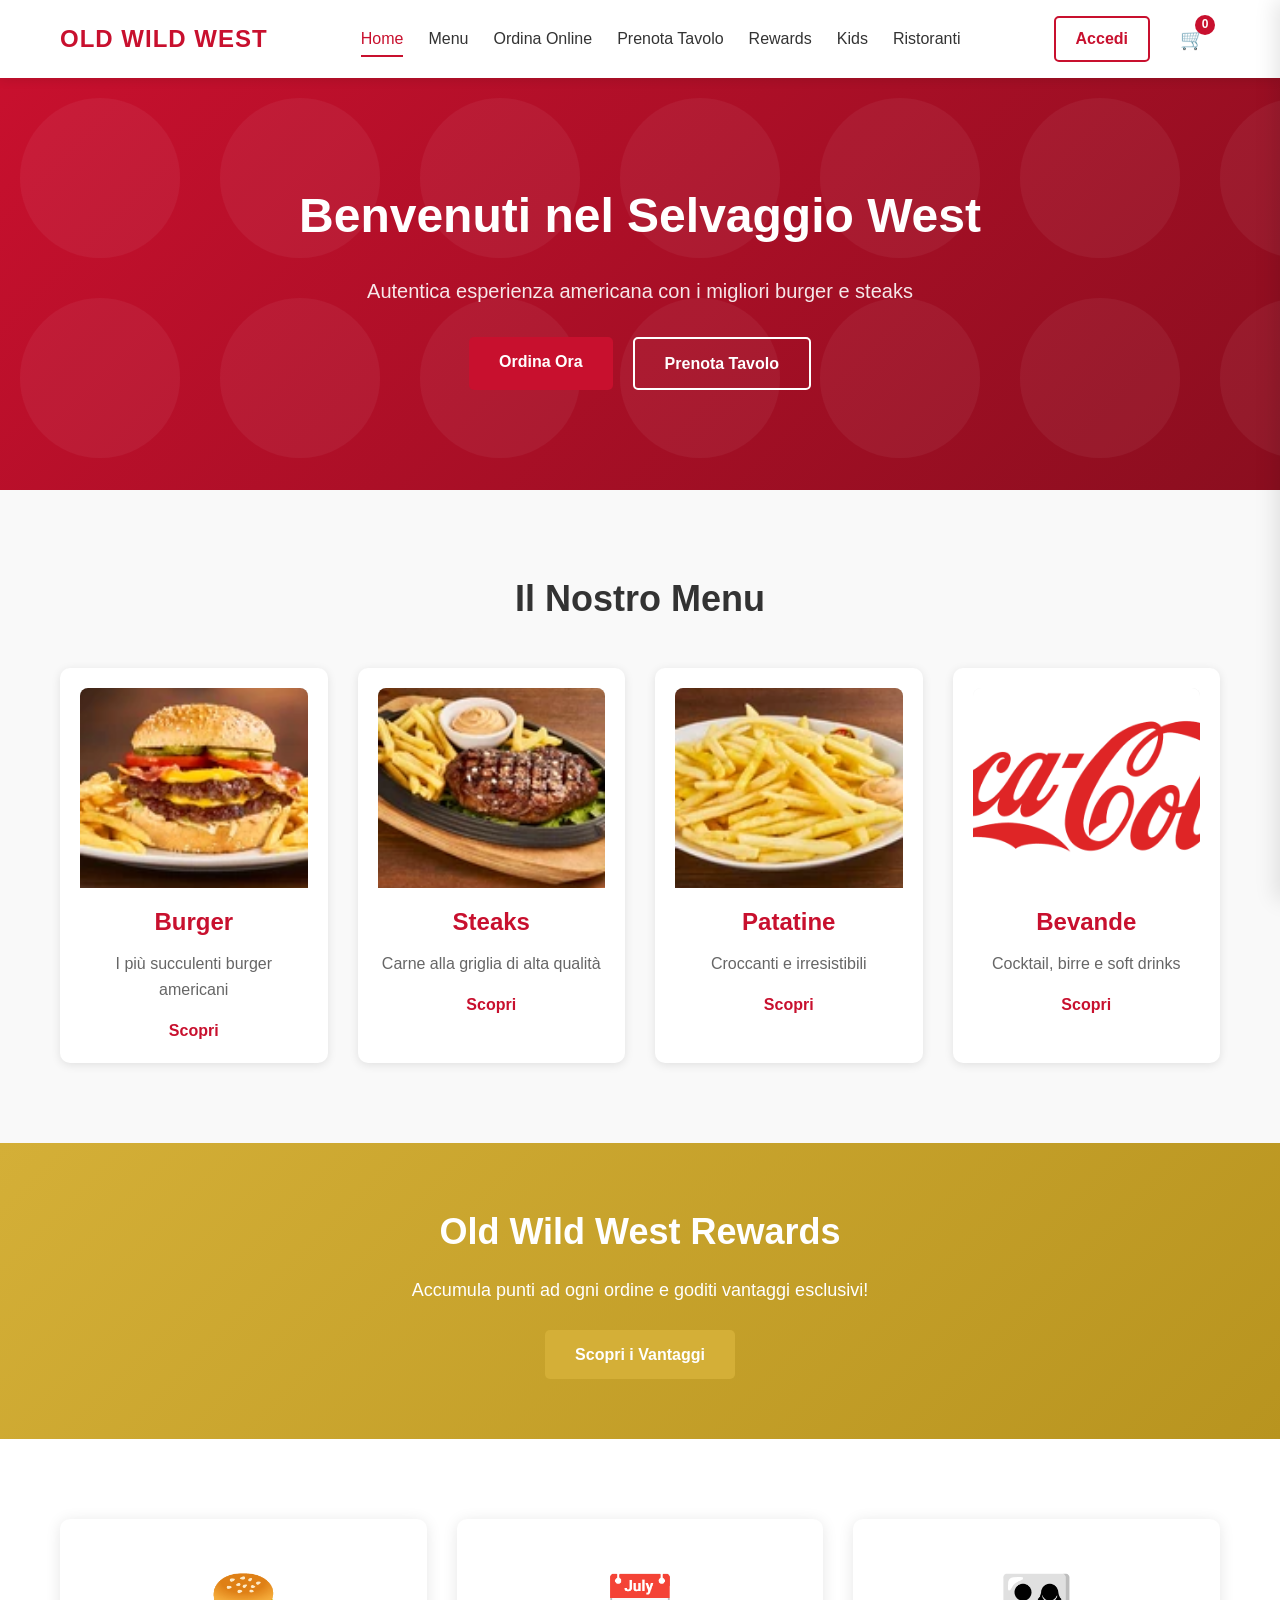
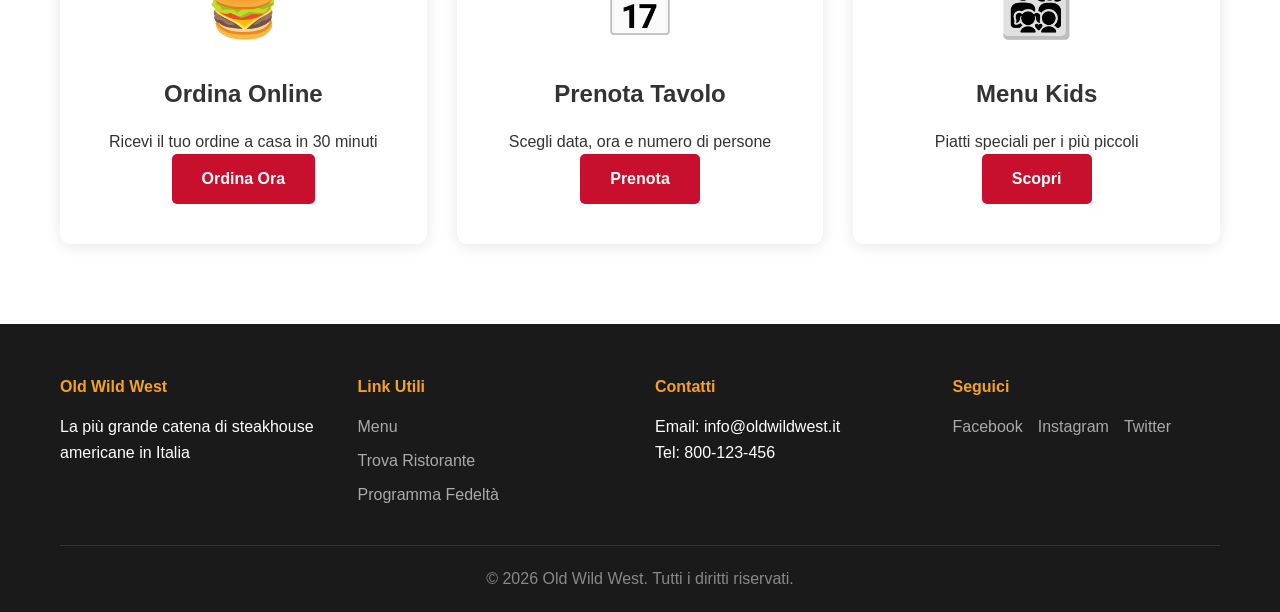
<file: index.html>
<!DOCTYPE html>
<html lang="it">
<head>
    <meta charset="UTF-8">
    <meta name="viewport" content="width=device-width, initial-scale=1.0">
    <title>Old Wild West - Steakhouse Americana</title>
    <link rel="stylesheet" href="css/style.css">
</head>
<body>
    <header class="navbar">
        <div class="container">
            <div class="logo">
                <h1>OLD WILD WEST</h1>
            </div>
            <nav class="nav-menu">
                <a href="index.html" class="nav-link active">Home</a>
                <a href="menu.html" class="nav-link">Menu</a>
                <a href="ordina.html" class="nav-link">Ordina Online</a>
                <a href="prenota.html" class="nav-link">Prenota Tavolo</a>
                <a href="rewards.html" class="nav-link">Rewards</a>
                <a href="kids.html" class="nav-link">Kids</a>
                <a href="ristoranti.html" class="nav-link">Ristoranti</a>
            </nav>
            <div class="nav-actions">
                <a href="login.html" class="btn-login">Accedi</a>
                <div class="cart-icon" onclick="toggleCart()">
                    🛒 <span id="cart-count">0</span>
                </div>
            </div>
        </div>
    </header>

    <section class="hero">
        <div class="hero-content">
            <h2 class="hero-title">Benvenuti nel Selvaggio West</h2>
            <p class="hero-subtitle">Autentica esperienza americana con i migliori burger e steaks</p>
            <div class="hero-buttons">
                <a href="ordina.html" class="btn btn-primary">Ordina Ora</a>
                <a href="prenota.html" class="btn btn-secondary">Prenota Tavolo</a>
            </div>
        </div>
    </section>

    <section class="menu-preview">
        <div class="container">
            <h2 class="section-title">Il Nostro Menu</h2>
            <div class="menu-grid">
                <div class="menu-card">
                    <div class="menu-card-img">
                        <img src="images/nysmashburger.png" alt="Burger" style="width:100%;height:100%;object-fit:cover;border-radius:8px 8px 0 0;">
                    </div>
                    <h3>Burger</h3>
                    <p>I più succulenti burger americani</p>
                    <a href="menu.html#burger" class="btn-link">Scopri</a>
                </div>
                <div class="menu-card">
                    <div class="menu-card-img">
                        <img src="images/rumpsteak.png" alt="Steaks" style="width:100%;height:100%;object-fit:cover;border-radius:8px 8px 0 0;">
                    </div>
                    <h3>Steaks</h3>
                    <p>Carne alla griglia di alta qualità</p>
                    <a href="menu.html#steaks" class="btn-link">Scopri</a>
                </div>
                <div class="menu-card">
                    <div class="menu-card-img">
                        <img src="images/fries.png" alt="Patatine" style="width:100%;height:100%;object-fit:cover;border-radius:8px 8px 0 0;">
                    </div>
                    <h3>Patatine</h3>
                    <p>Croccanti e irresistibili</p>
                    <a href="menu.html#contorni" class="btn-link">Scopri</a>
                </div>
                <div class="menu-card">
                    <div class="menu-card-img">
                        <img src="images/cocacola05.png" alt="Bevande" style="width:100%;height:100%;object-fit:cover;border-radius:8px 8px 0 0;">
                    </div>
                    <h3>Bevande</h3>
                    <p>Cocktail, birre e soft drinks</p>
                    <a href="menu.html#bevande" class="btn-link">Scopri</a>
                </div>
            </div>
        </div>
    </section>

    <section class="rewards-banner">
        <div class="container">
            <div class="rewards-content">
                <h2>Old Wild West Rewards</h2>
                <p>Accumula punti ad ogni ordine e goditi vantaggi esclusivi!</p>
                <a href="rewards.html" class="btn btn-gold">Scopri i Vantaggi</a>
            </div>
        </div>
    </section>

    <section class="cta-section">
        <div class="container">
            <div class="cta-grid">
                <div class="cta-card">
                    <div class="cta-icon">🍔</div>
                    <h3>Ordina Online</h3>
                    <p>Ricevi il tuo ordine a casa in 30 minuti</p>
                    <a href="ordina.html" class="btn btn-primary">Ordina Ora</a>
                </div>
                <div class="cta-card">
                    <div class="cta-icon">📅</div>
                    <h3>Prenota Tavolo</h3>
                    <p>Scegli data, ora e numero di persone</p>
                    <a href="prenota.html" class="btn btn-primary">Prenota</a>
                </div>
                <div class="cta-card">
                    <div class="cta-icon">👨‍👩‍👧‍👦</div>
                    <h3>Menu Kids</h3>
                    <p>Piatti speciali per i più piccoli</p>
                    <a href="kids.html" class="btn btn-primary">Scopri</a>
                </div>
            </div>
        </div>
    </section>

    <footer class="footer">
        <div class="container">
            <div class="footer-grid">
                <div class="footer-col">
                    <h4>Old Wild West</h4>
                    <p>La più grande catena di steakhouse americane in Italia</p>
                </div>
                <div class="footer-col">
                    <h4>Link Utili</h4>
                    <a href="menu.html">Menu</a>
                    <a href="ristoranti.html">Trova Ristorante</a>
                    <a href="rewards.html">Programma Fedeltà</a>
                </div>
                <div class="footer-col">
                    <h4>Contatti</h4>
                    <p>Email: info@oldwildwest.it</p>
                    <p>Tel: 800-123-456</p>
                </div>
                <div class="footer-col">
                    <h4>Seguici</h4>
                    <div class="social-links">
                        <a href="#">Facebook</a>
                        <a href="#">Instagram</a>
                        <a href="#">Twitter</a>
                    </div>
                </div>
            </div>
            <div class="footer-bottom">
                <p>&copy; 2026 Old Wild West. Tutti i diritti riservati.</p>
            </div>
        </div>
    </footer>

    <div id="cart-sidebar" class="cart-sidebar">
        <div class="cart-header">
            <h3>Il Tuo Carrello</h3>
            <button onclick="toggleCart()" class="close-cart">✕</button>
        </div>
        <div id="cart-items" class="cart-items"></div>
        <div class="cart-footer">
            <div class="cart-total">
                <span>Totale:</span>
                <span id="cart-total">€0.00</span>
            </div>
            <a href="ordina.html" class="btn btn-primary btn-block">Vai al Checkout</a>
        </div>
    </div>

    <script src="js/main.js"></script>
    <script src="js/cart.js"></script>
    <script src="js/animations.js"></script>
</body>
</html>
</file>
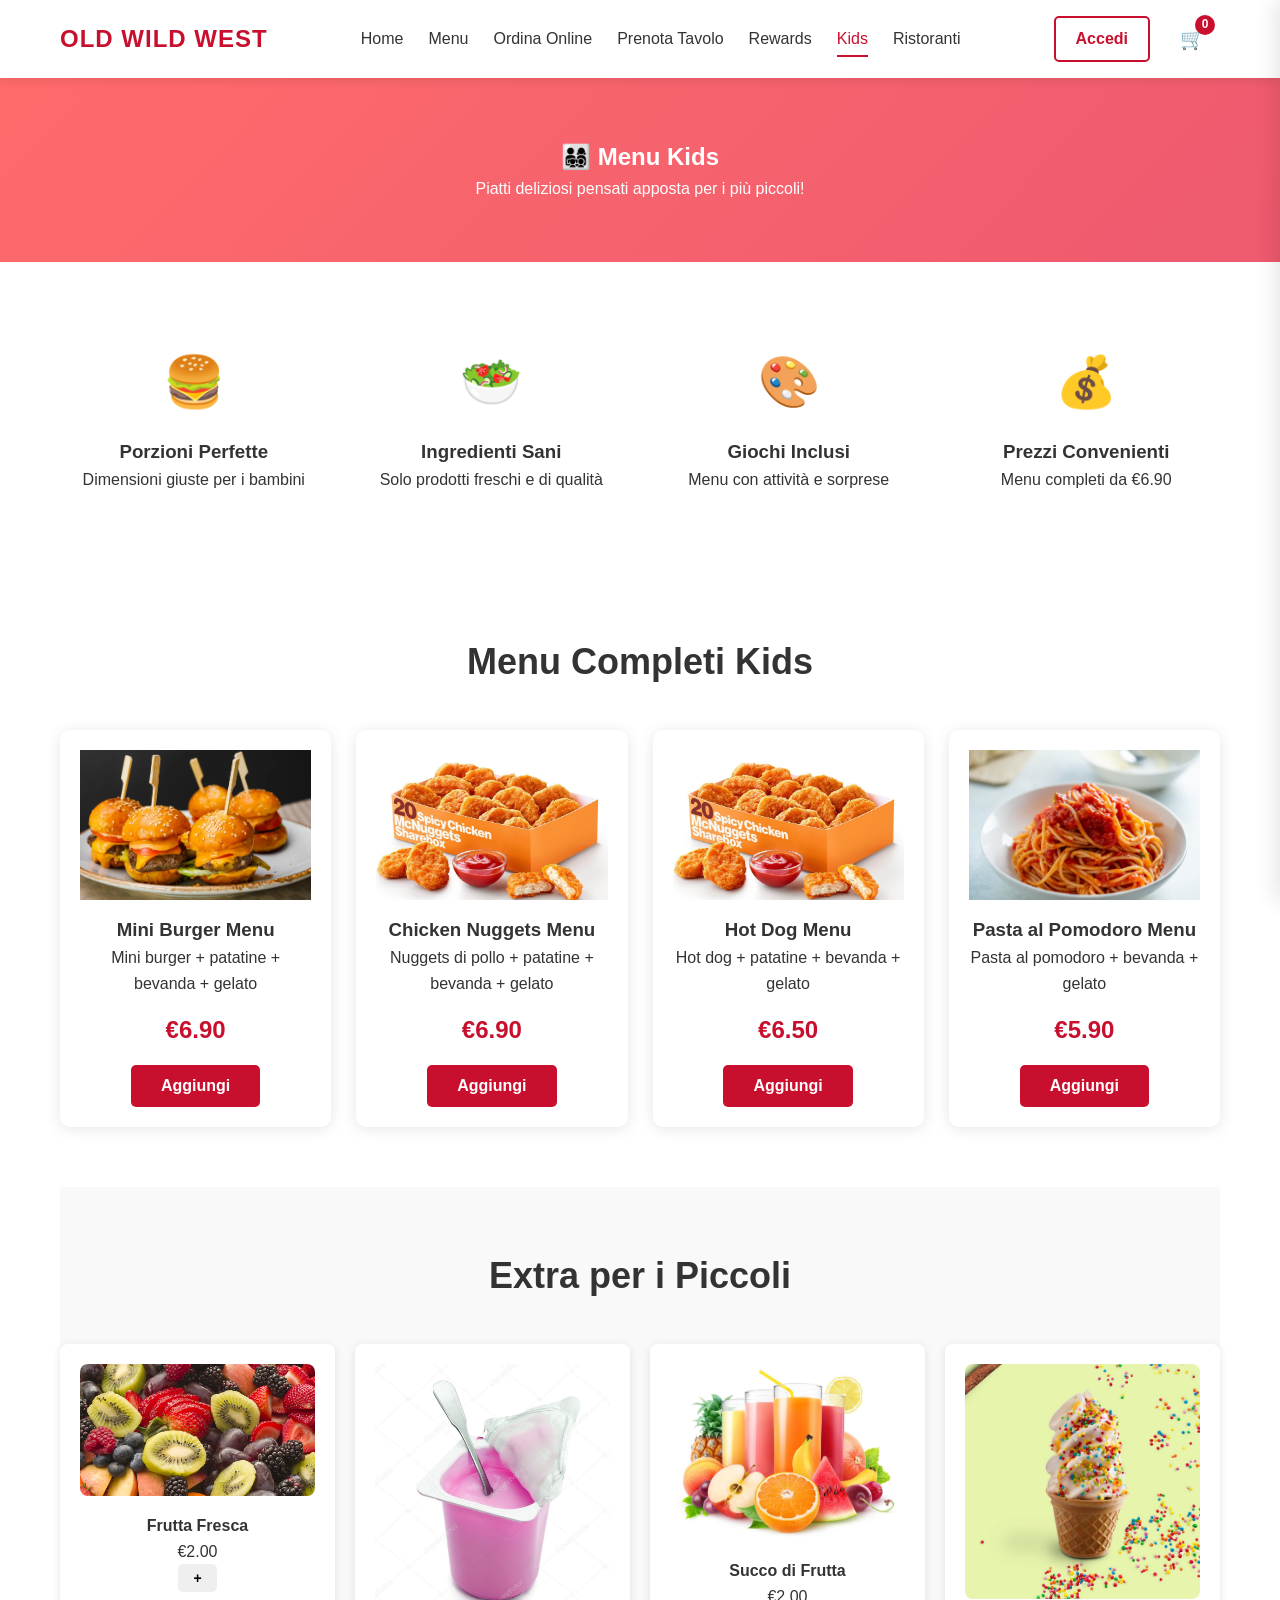
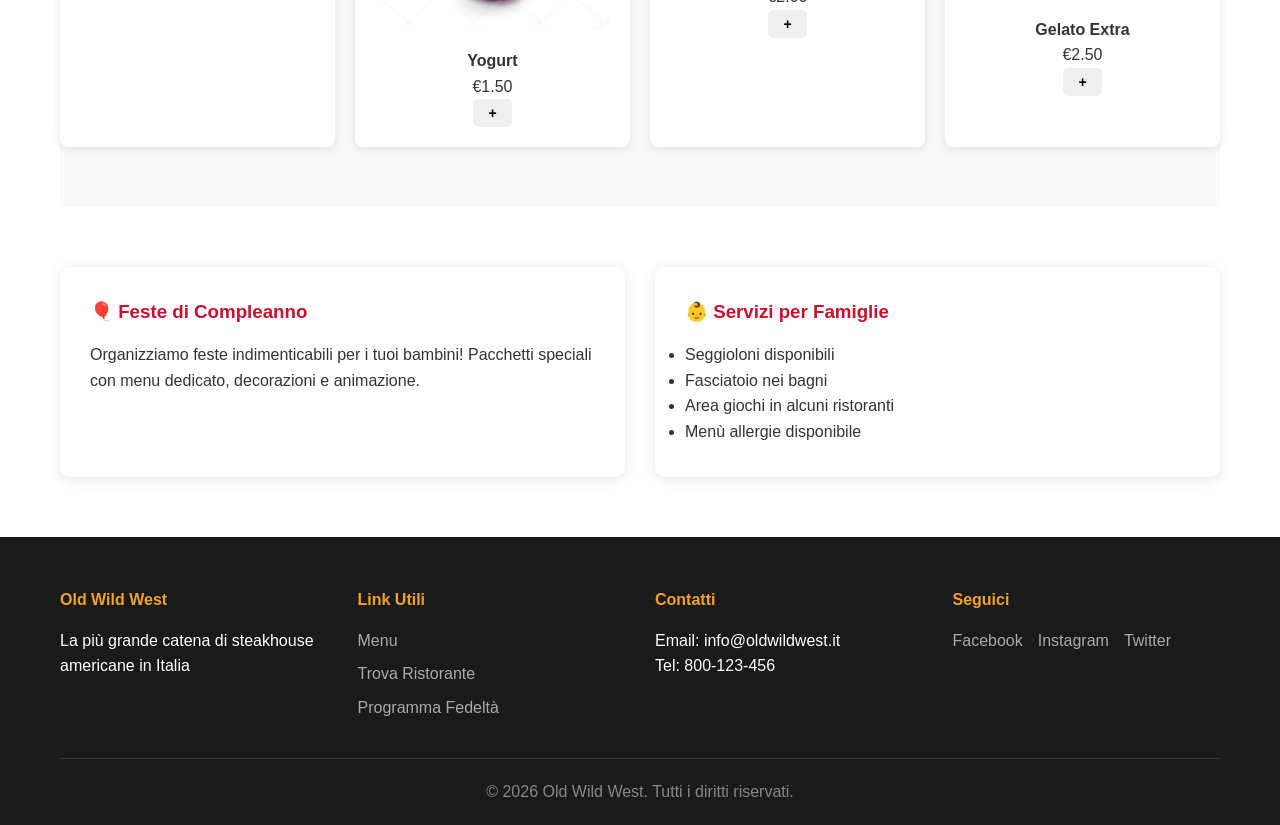
<file: kids.html>
<!DOCTYPE html>
<html lang="it">
<head>
    <meta charset="UTF-8">
    <meta name="viewport" content="width=device-width, initial-scale=1.0">
    <title>Menu Kids - Old Wild West</title>
    <link rel="stylesheet" href="css/style.css">
</head>
<body>
    <header class="navbar">
        <div class="container">
            <div class="logo">
                <h1>OLD WILD WEST</h1>
            </div>
            <nav class="nav-menu">
                <a href="index.html" class="nav-link">Home</a>
                <a href="menu.html" class="nav-link">Menu</a>
                <a href="ordina.html" class="nav-link">Ordina Online</a>
                <a href="prenota.html" class="nav-link">Prenota Tavolo</a>
                <a href="rewards.html" class="nav-link">Rewards</a>
                <a href="kids.html" class="nav-link active">Kids</a>
                <a href="ristoranti.html" class="nav-link">Ristoranti</a>
            </nav>
            <div class="nav-actions">
                <a href="login.html" class="btn-login">Accedi</a>
                <div class="cart-icon" onclick="toggleCart()">
                    🛒 <span id="cart-count">0</span>
                </div>
            </div>
        </div>
    </header>

    <section class="kids-hero">
        <div class="container">
            <h1>👨‍👩‍👧‍👦 Menu Kids</h1>
            <p>Piatti deliziosi pensati apposta per i più piccoli!</p>
        </div>
    </section>

    <div class="container">
        <section class="kids-features">
            <div class="features-grid">
                <div class="feature-card">
                    <div class="feature-icon">🍔</div>
                    <h3>Porzioni Perfette</h3>
                    <p>Dimensioni giuste per i bambini</p>
                </div>
                <div class="feature-card">
                    <div class="feature-icon">🥗</div>
                    <h3>Ingredienti Sani</h3>
                    <p>Solo prodotti freschi e di qualità</p>
                </div>
                <div class="feature-card">
                    <div class="feature-icon">🎨</div>
                    <h3>Giochi Inclusi</h3>
                    <p>Menu con attività e sorprese</p>
                </div>
                <div class="feature-card">
                    <div class="feature-icon">💰</div>
                    <h3>Prezzi Convenienti</h3>
                    <p>Menu completi da €6.90</p>
                </div>
            </div>
        </section>

        <section class="kids-menu-section">
            <h2 class="section-title">Menu Completi Kids</h2>
            <div class="kids-menu-grid">
                <div class="kids-menu-card">
                    <div class="kids-menu-img">
                        <img src="images/miniburger.png" alt="Mini Burger Menu" style="width:100%; height:100%; object-fit:cover;">
                    </div>
                    <h3>Mini Burger Menu</h3>
                    <p>Mini burger + patatine + bevanda + gelato</p>
                    <div class="price">€6.90</div>
                    <button class="btn btn-primary" onclick="addToCart('Mini Burger Menu', 6.90, 'kids')">Aggiungi</button>
                </div>
                <div class="kids-menu-card">
                    <div class="kids-menu-img">
                        <img src="images/chickennuggets.png" alt="Chicken Nuggets Menu" style="width:100%; height:100%; object-fit:cover;">
                    </div>
                    <h3>Chicken Nuggets Menu</h3>
                    <p>Nuggets di pollo + patatine + bevanda + gelato</p>
                    <div class="price">€6.90</div>
                    <button class="btn btn-primary" onclick="addToCart('Chicken Nuggets Menu', 6.90, 'kids')">Aggiungi</button>
                </div>
                <div class="kids-menu-card">
                    <div class="kids-menu-img">
                        <img src="images/hotdog.png" alt="Hot Dog Menu" style="width:100%; height:100%; object-fit:cover;">
                    </div>
                    <h3>Hot Dog Menu</h3>
                    <p>Hot dog + patatine + bevanda + gelato</p>
                    <div class="price">€6.50</div>
                    <button class="btn btn-primary" onclick="addToCart('Hot Dog Menu', 6.50, 'kids')">Aggiungi</button>
                </div>
                <div class="kids-menu-card">
                    <div class="kids-menu-img">
                        <img src="images/pastapomodoro.png" alt="Pasta al Pomodoro Menu" style="width:100%; height:100%; object-fit:cover;">
                    </div>
                    <h3>Pasta al Pomodoro Menu</h3>
                    <p>Pasta al pomodoro + bevanda + gelato</p>
                    <div class="price">€5.90</div>
                    <button class="btn btn-primary" onclick="addToCart('Pasta al Pomodoro Menu', 5.90, 'kids')">Aggiungi</button>
                </div>
            </div>
        </section>

        <section class="kids-extras">
            <h2 class="section-title">Extra per i Piccoli</h2>
            <div class="extras-grid">
                <div class="extra-card">
                    <img src="images/frutta.png" alt="Frutta Fresca" style="width:100%; border-radius:8px; margin-bottom:10px;">
                    <h4>Frutta Fresca</h4>
                    <p>€2.00</p>
                    <button class="btn btn-sm" onclick="addToCart('Frutta Fresca', 2.00, 'kids')">+</button>
                </div>
                <div class="extra-card">
                    <img src="images/yogurt.png" alt="Yogurt" style="width:100%; border-radius:8px; margin-bottom:10px;">
                    <h4>Yogurt</h4>
                    <p>€1.50</p>
                    <button class="btn btn-sm" onclick="addToCart('Yogurt', 1.50, 'kids')">+</button>
                </div>
                <div class="extra-card">
                    <img src="images/succo.png" alt="Succo di Frutta" style="width:100%; border-radius:8px; margin-bottom:10px;">
                    <h4>Succo di Frutta</h4>
                    <p>€2.00</p>
                    <button class="btn btn-sm" onclick="addToCart('Succo di Frutta', 2.00, 'kids')">+</button>
                </div>
                <div class="extra-card">
                    <img src="images/gelato.png" alt="Gelato Extra" style="width:100%; border-radius:8px; margin-bottom:10px;">
                    <h4>Gelato Extra</h4>
                    <p>€2.50</p>
                    <button class="btn btn-sm" onclick="addToCart('Gelato Extra', 2.50, 'kids')">+</button>
                </div>
            </div>
        </section>

        <section class="kids-info">
            <div class="info-boxes">
                <div class="info-box">
                    <h3>🎈 Feste di Compleanno</h3>
                    <p>Organizziamo feste indimenticabili per i tuoi bambini! Pacchetti speciali con menu dedicato, decorazioni e animazione.</p>
                    <a href="prenota.html" class="btn btn-secondary">Richiedi Info</a>
                </div>
                <div class="info-box">
                    <h3>👶 Servizi per Famiglie</h3>
                    <ul>
                        <li>Seggioloni disponibili</li>
                        <li>Fasciatoio nei bagni</li>
                        <li>Area giochi in alcuni ristoranti</li>
                        <li>Menù allergie disponibile</li>
                    </ul>
                </div>
            </div>
        </section>
    </div>

    <footer class="footer">
        <div class="container">
            <div class="footer-grid">
                <div class="footer-col">
                    <h4>Old Wild West</h4>
                    <p>La più grande catena di steakhouse americane in Italia</p>
                </div>
                <div class="footer-col">
                    <h4>Link Utili</h4>
                    <a href="menu.html">Menu</a>
                    <a href="ristoranti.html">Trova Ristorante</a>
                    <a href="rewards.html">Programma Fedeltà</a>
                </div>
                <div class="footer-col">
                    <h4>Contatti</h4>
                    <p>Email: info@oldwildwest.it</p>
                    <p>Tel: 800-123-456</p>
                </div>
                <div class="footer-col">
                    <h4>Seguici</h4>
                    <div class="social-links">
                        <a href="#">Facebook</a>
                        <a href="#">Instagram</a>
                        <a href="#">Twitter</a>
                    </div>
                </div>
            </div>
            <div class="footer-bottom">
                <p>&copy; 2026 Old Wild West. Tutti i diritti riservati.</p>
            </div>
        </div>
    </footer>

    <div id="cart-sidebar" class="cart-sidebar">
        <div class="cart-header">
            <h3>Il Tuo Carrello</h3>
            <button onclick="toggleCart()" class="close-cart">✕</button>
        </div>
        <div id="cart-items" class="cart-items"></div>
        <div class="cart-footer">
            <div class="cart-total">
                <span>Totale:</span>
                <span id="cart-total">€0.00</span>
            </div>
            <a href="ordina.html" class="btn btn-primary btn-block">Vai al Checkout</a>
        </div>
    </div>

    <script src="js/main.js"></script>
    <script src="js/cart.js"></script>
    <script src="js/animations.js"></script>
</body>
</html>
</file>
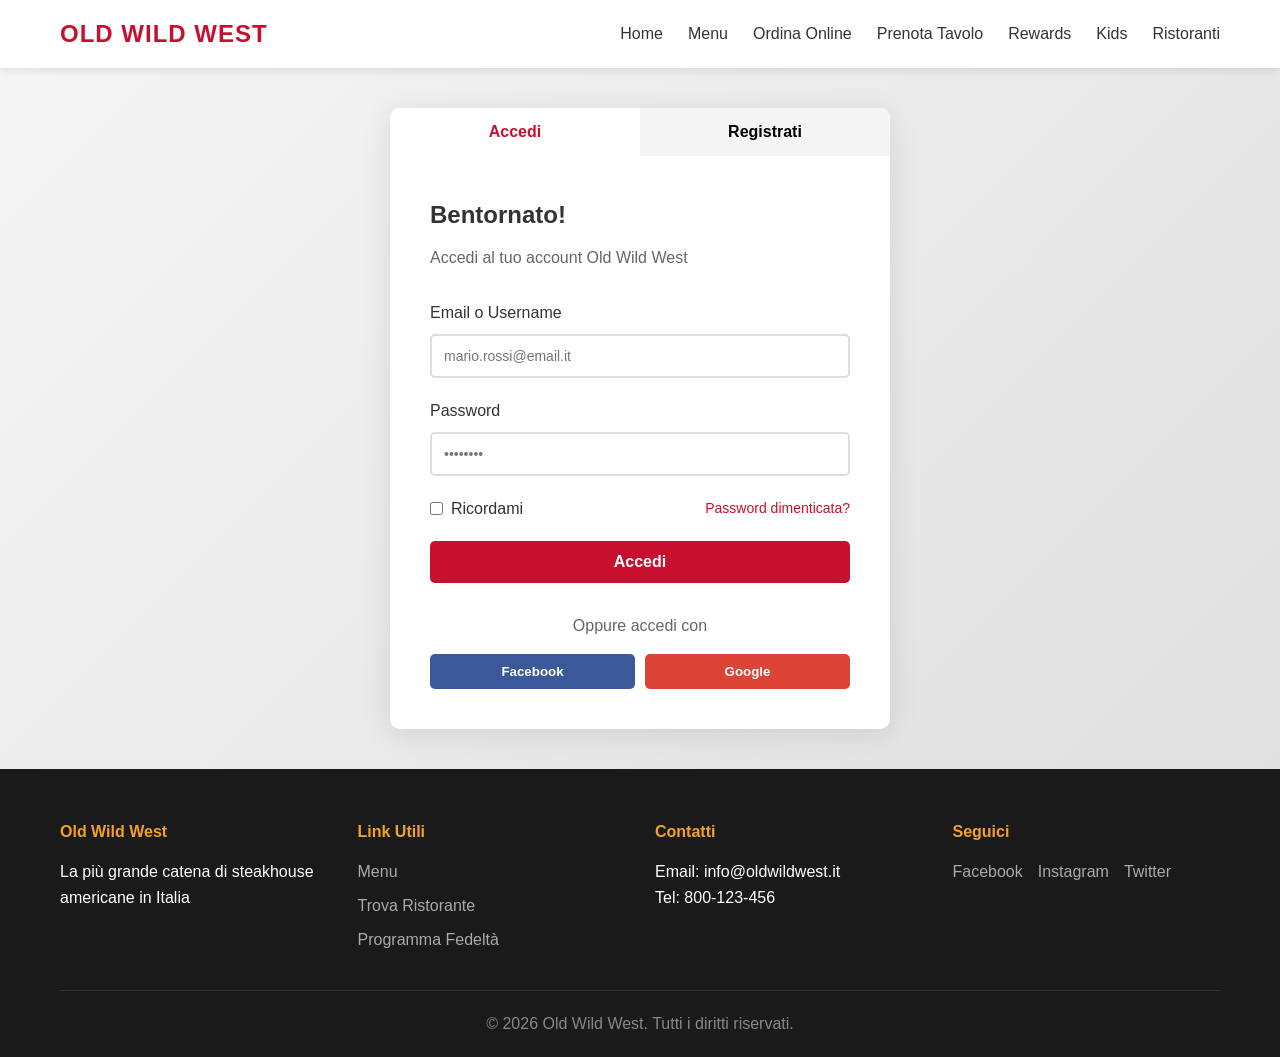
<file: login.html>
<!DOCTYPE html>
<html lang="it">
<head>
    <meta charset="UTF-8">
    <meta name="viewport" content="width=device-width, initial-scale=1.0">
    <title>Accedi - Old Wild West</title>
    <link rel="stylesheet" href="css/style.css">
</head>
<body>
    <header class="navbar">
        <div class="container">
            <div class="logo">
                <h1>OLD WILD WEST</h1>
            </div>
            <nav class="nav-menu">
                <a href="index.html" class="nav-link">Home</a>
                <a href="menu.html" class="nav-link">Menu</a>
                <a href="ordina.html" class="nav-link">Ordina Online</a>
                <a href="prenota.html" class="nav-link">Prenota Tavolo</a>
                <a href="rewards.html" class="nav-link">Rewards</a>
                <a href="kids.html" class="nav-link">Kids</a>
                <a href="ristoranti.html" class="nav-link">Ristoranti</a>
            </nav>
        </div>
    </header>

    <div class="login-container">
        <div class="login-box">
            <div class="tabs">
                <button class="tab-btn active" onclick="showTab('login')">Accedi</button>
                <button class="tab-btn" onclick="showTab('register')">Registrati</button>
            </div>

            <div id="login-tab" class="tab-content active">
                <h2>Bentornato!</h2>
                <p>Accedi al tuo account Old Wild West</p>
                
                <form onsubmit="return handleLogin(event)">
                    <div class="form-group">
                        <label>Email o Username</label>
                        <input type="text" required placeholder="mario.rossi@email.it">
                    </div>
                    
                    <div class="form-group">
                        <label>Password</label>
                        <input type="password" required placeholder="••••••••">
                    </div>
                    
                    <div class="form-options">
                        <label class="checkbox">
                            <input type="checkbox">
                            <span>Ricordami</span>
                        </label>
                        <a href="#" class="forgot-link">Password dimenticata?</a>
                    </div>
                    
                    <button type="submit" class="btn btn-primary btn-block">Accedi</button>
                </form>
                
                <div class="social-login">
                    <p>Oppure accedi con</p>
                    <div class="social-buttons">
                        <button class="btn-social facebook">Facebook</button>
                        <button class="btn-social google">Google</button>
                    </div>
                </div>
            </div>

            <div id="register-tab" class="tab-content">
                <h2>Crea Account</h2>
                <p>Registrati per accedere a tutti i vantaggi</p>
                
                <form onsubmit="return handleRegister(event)">
                    <div class="form-group">
                        <label>Nome Completo</label>
                        <input type="text" required placeholder="Mario Rossi">
                    </div>
                    
                    <div class="form-group">
                        <label>Email</label>
                        <input type="email" required placeholder="mario.rossi@email.it">
                    </div>
                    
                    <div class="form-group">
                        <label>Telefono</label>
                        <input type="tel" required placeholder="+39 333 1234567">
                    </div>
                    
                    <div class="form-group">
                        <label>Password</label>
                        <input type="password" required placeholder="••••••••">
                    </div>
                    
                    <div class="form-group">
                        <label>Conferma Password</label>
                        <input type="password" required placeholder="••••••••">
                    </div>
                    
                    <div class="form-group">
                        <label class="checkbox">
                            <input type="checkbox" required>
                            <span>Accetto i <a href="#">Termini e Condizioni</a></span>
                        </label>
                    </div>
                    
                    <div class="form-group">
                        <label class="checkbox">
                            <input type="checkbox">
                            <span>Voglio ricevere offerte e novità via email</span>
                        </label>
                    </div>
                    
                    <button type="submit" class="btn btn-primary btn-block">Registrati</button>
                </form>
                
                <div class="register-benefits">
                    <h4>Vantaggi dell'iscrizione:</h4>
                    <ul>
                        <li>✓ 50 punti di benvenuto</li>
                        <li>✓ Offerte esclusive</li>
                        <li>✓ Ordini più veloci</li>
                        <li>✓ Storico ordini</li>
                    </ul>
                </div>
            </div>
        </div>
    </div>

    <footer class="footer">
        <div class="container">
            <div class="footer-grid">
                <div class="footer-col">
                    <h4>Old Wild West</h4>
                    <p>La più grande catena di steakhouse americane in Italia</p>
                </div>
                <div class="footer-col">
                    <h4>Link Utili</h4>
                    <a href="menu.html">Menu</a>
                    <a href="ristoranti.html">Trova Ristorante</a>
                    <a href="rewards.html">Programma Fedeltà</a>
                </div>
                <div class="footer-col">
                    <h4>Contatti</h4>
                    <p>Email: info@oldwildwest.it</p>
                    <p>Tel: 800-123-456</p>
                </div>
                <div class="footer-col">
                    <h4>Seguici</h4>
                    <div class="social-links">
                        <a href="#">Facebook</a>
                        <a href="#">Instagram</a>
                        <a href="#">Twitter</a>
                    </div>
                </div>
            </div>
            <div class="footer-bottom">
                <p>&copy; 2026 Old Wild West. Tutti i diritti riservati.</p>
            </div>
        </div>
    </footer>

    <script src="js/main.js"></script>
    <script src="js/cart.js"></script>
    <script src="js/animations.js"></script>
</body>
</html>
</file>
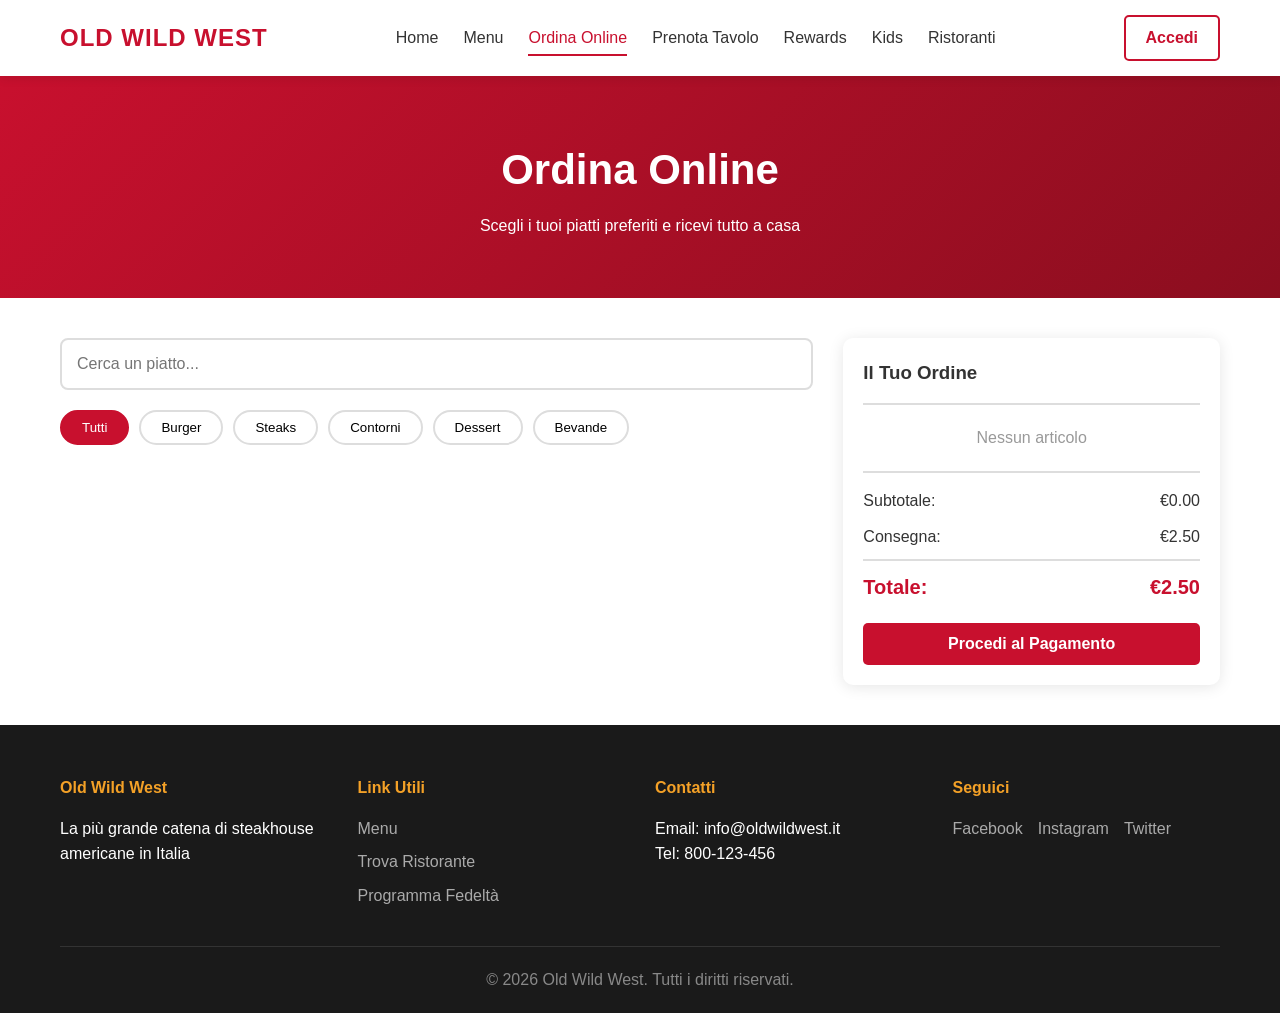
<file: ordina.html>
<!DOCTYPE html>
<html lang="it">
<head>
    <meta charset="UTF-8">
    <meta name="viewport" content="width=device-width, initial-scale=1.0">
    <title>Ordina Online - Old Wild West</title>
    <link rel="stylesheet" href="css/style.css">
</head>
<body>
    <header class="navbar">
        <div class="container">
            <div class="logo">
                <h1>OLD WILD WEST</h1>
            </div>
            <nav class="nav-menu">
                <a href="index.html" class="nav-link">Home</a>
                <a href="menu.html" class="nav-link">Menu</a>
                <a href="ordina.html" class="nav-link active">Ordina Online</a>
                <a href="prenota.html" class="nav-link">Prenota Tavolo</a>
                <a href="rewards.html" class="nav-link">Rewards</a>
                <a href="kids.html" class="nav-link">Kids</a>
                <a href="ristoranti.html" class="nav-link">Ristoranti</a>
            </nav>
            <div class="nav-actions">
                <a href="login.html" class="btn-login">Accedi</a>
            </div>
        </div>
    </header>

    <section class="page-header">
        <h1>Ordina Online</h1>
        <p>Scegli i tuoi piatti preferiti e ricevi tutto a casa</p>
    </section>

    <div class="container">
        <div class="order-layout">
            <div class="order-menu">
                <div class="order-search">
                    <input type="text" id="search-input" placeholder="Cerca un piatto..." onkeyup="searchItems()">
                </div>

                <div class="order-categories">
                    <button class="cat-btn active" onclick="filterCategory('all')">Tutti</button>
                    <button class="cat-btn" onclick="filterCategory('burger')">Burger</button>
                    <button class="cat-btn" onclick="filterCategory('steaks')">Steaks</button>
                    <button class="cat-btn" onclick="filterCategory('contorni')">Contorni</button>
                    <button class="cat-btn" onclick="filterCategory('dessert')">Dessert</button>
                    <button class="cat-btn" onclick="filterCategory('bevande')">Bevande</button>
                </div>

                <div id="order-items-container" class="order-items-grid"></div>
            </div>

            <div class="order-cart">
                <div class="cart-box">
                    <h3>Il Tuo Ordine</h3>
                    <div id="order-cart-items" class="order-cart-list"></div>
                    
                    <div class="cart-summary">
                        <div class="summary-row">
                            <span>Subtotale:</span>
                            <span id="subtotal">€0.00</span>
                        </div>
                        <div class="summary-row">
                            <span>Consegna:</span>
                            <span id="delivery-cost">€2.50</span>
                        </div>
                        <div class="summary-row total-row">
                            <span>Totale:</span>
                            <span id="order-total">€2.50</span>
                        </div>
                    </div>

                    <button class="btn btn-primary btn-block" onclick="proceedCheckout()" id="checkout-btn">
                        Procedi al Pagamento
                    </button>
                </div>
            </div>
        </div>
    </div>

    <div id="checkout-modal" class="modal">
        <div class="modal-content">
            <span class="close-modal" onclick="closeCheckout()">&times;</span>
            <h2>Completa il tuo ordine</h2>
            
            <form id="checkout-form" onsubmit="return completeOrder(event)">
                <div class="form-group">
                    <label>Nome Completo</label>
                    <input type="text" required placeholder="Mario Rossi">
                </div>
                
                <div class="form-group">
                    <label>Indirizzo di Consegna</label>
                    <input type="text" required placeholder="Via Roma 123">
                </div>
                
                <div class="form-row">
                    <div class="form-group">
                        <label>Città</label>
                        <input type="text" required placeholder="Milano">
                    </div>
                    <div class="form-group">
                        <label>CAP</label>
                        <input type="text" required placeholder="20100">
                    </div>
                </div>
                
                <div class="form-group">
                    <label>Telefono</label>
                    <input type="tel" required placeholder="+39 333 1234567">
                </div>
                
                <div class="form-group">
                    <label>Metodo di Pagamento</label>
                    <select required>
                        <option value="">Seleziona</option>
                        <option value="card">Carta di Credito</option>
                        <option value="paypal">PayPal</option>
                        <option value="cash">Contanti alla Consegna</option>
                    </select>
                </div>
                
                <div class="form-group">
                    <label>Note (opzionale)</label>
                    <textarea rows="3" placeholder="Es. Senza cipolla, citofono rotto..."></textarea>
                </div>
                
                <div class="checkout-total">
                    <span>Totale da pagare:</span>
                    <span id="final-total">€0.00</span>
                </div>
                
                <button type="submit" class="btn btn-primary btn-block">Conferma Ordine</button>
            </form>
        </div>
    </div>

    <footer class="footer">
        <div class="container">
            <div class="footer-grid">
                <div class="footer-col">
                    <h4>Old Wild West</h4>
                    <p>La più grande catena di steakhouse americane in Italia</p>
                </div>
                <div class="footer-col">
                    <h4>Link Utili</h4>
                    <a href="menu.html">Menu</a>
                    <a href="ristoranti.html">Trova Ristorante</a>
                    <a href="rewards.html">Programma Fedeltà</a>
                </div>
                <div class="footer-col">
                    <h4>Contatti</h4>
                    <p>Email: info@oldwildwest.it</p>
                    <p>Tel: 800-123-456</p>
                </div>
                <div class="footer-col">
                    <h4>Seguici</h4>
                    <div class="social-links">
                        <a href="#">Facebook</a>
                        <a href="#">Instagram</a>
                        <a href="#">Twitter</a>
                    </div>
                </div>
            </div>
            <div class="footer-bottom">
                <p>&copy; 2026 Old Wild West. Tutti i diritti riservati.</p>
            </div>
        </div>
    </footer>

    <script src="js/main.js"></script>
    <script src="js/cart.js"></script>
    <script src="js/animations.js"></script>
</body>
</html>
</file>
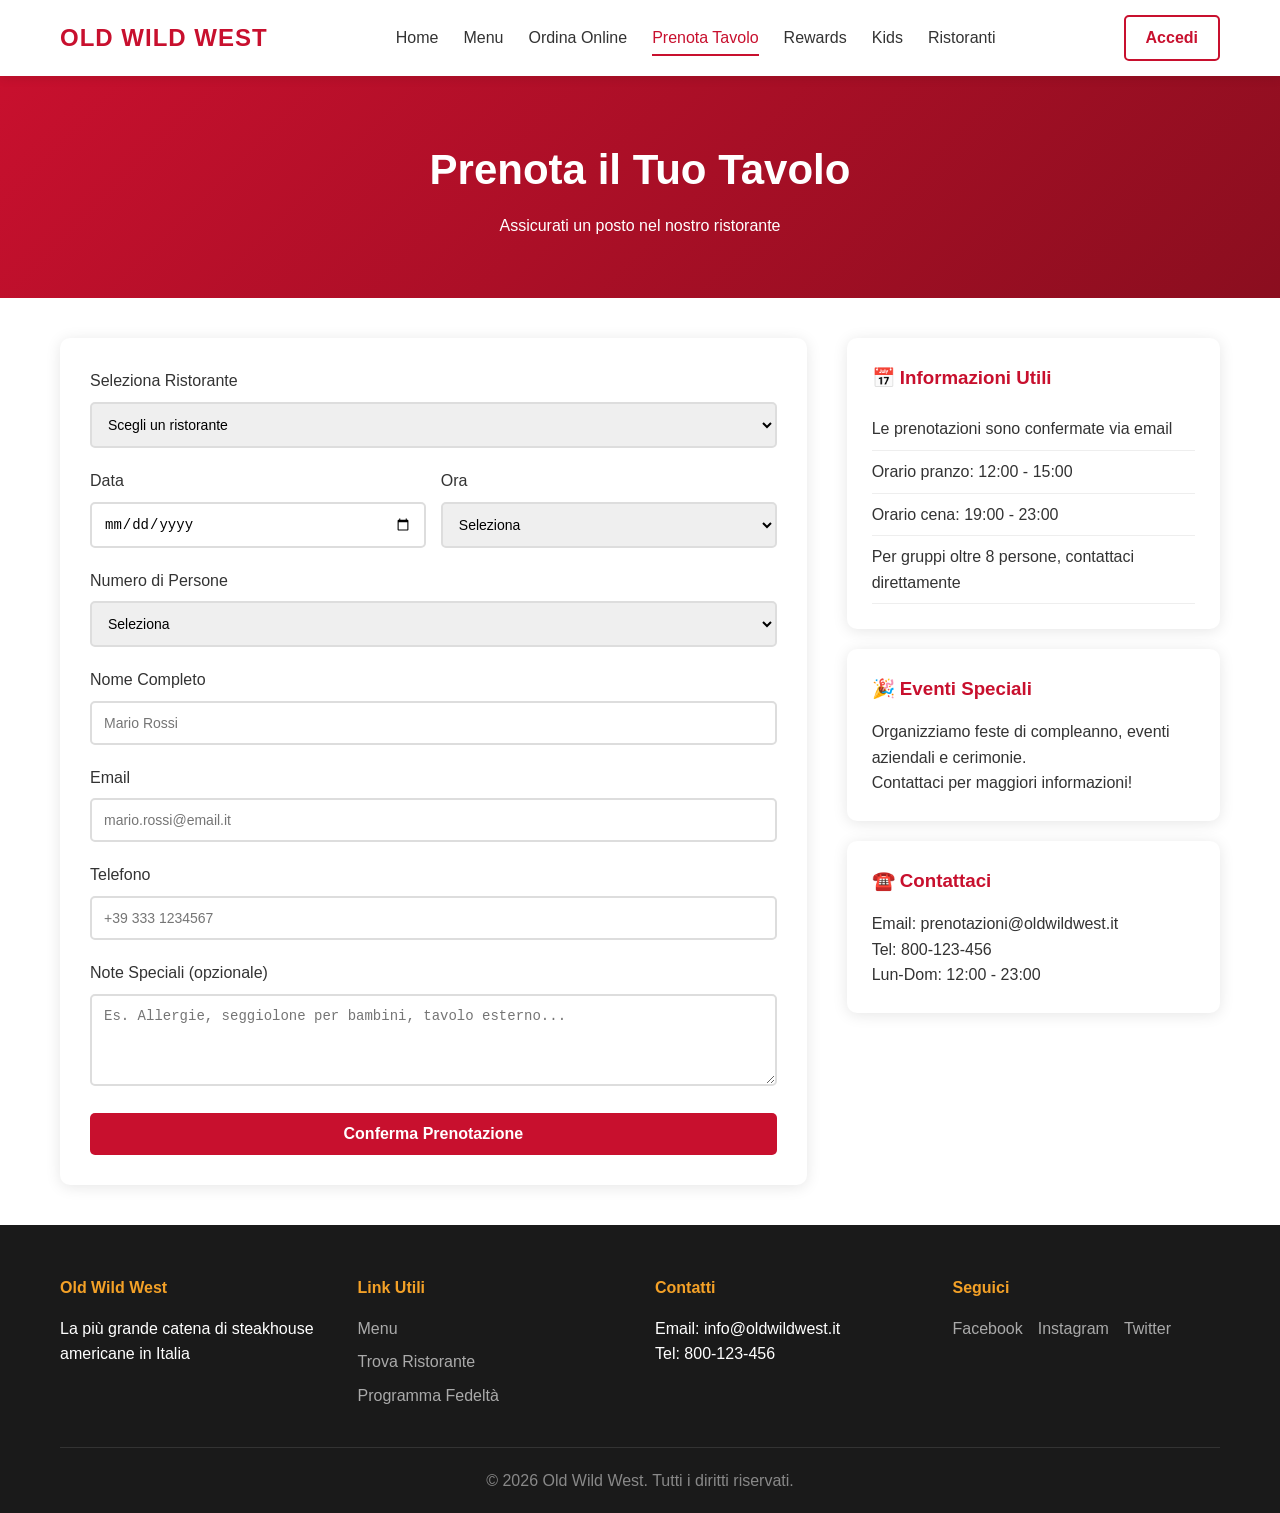
<file: prenota.html>
<!DOCTYPE html>
<html lang="it">
<head>
    <meta charset="UTF-8">
    <meta name="viewport" content="width=device-width, initial-scale=1.0">
    <title>Prenota Tavolo - Old Wild West</title>
    <link rel="stylesheet" href="css/style.css">
</head>
<body>
    <header class="navbar">
        <div class="container">
            <div class="logo">
                <h1>OLD WILD WEST</h1>
            </div>
            <nav class="nav-menu">
                <a href="index.html" class="nav-link">Home</a>
                <a href="menu.html" class="nav-link">Menu</a>
                <a href="ordina.html" class="nav-link">Ordina Online</a>
                <a href="prenota.html" class="nav-link active">Prenota Tavolo</a>
                <a href="rewards.html" class="nav-link">Rewards</a>
                <a href="kids.html" class="nav-link">Kids</a>
                <a href="ristoranti.html" class="nav-link">Ristoranti</a>
            </nav>
            <div class="nav-actions">
                <a href="login.html" class="btn-login">Accedi</a>
            </div>
        </div>
    </header>

    <section class="page-header">
        <h1>Prenota il Tuo Tavolo</h1>
        <p>Assicurati un posto nel nostro ristorante</p>
    </section>

    <div class="container">
        <div class="booking-container">
            <div class="booking-form-wrapper">
                <form id="booking-form" onsubmit="return submitBooking(event)">
                    <div class="form-group">
                        <label>Seleziona Ristorante</label>
                        <select id="restaurant-select" required>
                            <option value="">Scegli un ristorante</option>
                        </select>
                    </div>

                    <div class="form-row">
                        <div class="form-group">
                            <label>Data</label>
                            <input type="date" id="booking-date" required>
                        </div>
                        <div class="form-group">
                            <label>Ora</label>
                            <select id="booking-time" required>
                                <option value="">Seleziona</option>
                                <option value="12:00">12:00</option>
                                <option value="12:30">12:30</option>
                                <option value="13:00">13:00</option>
                                <option value="13:30">13:30</option>
                                <option value="14:00">14:00</option>
                                <option value="19:00">19:00</option>
                                <option value="19:30">19:30</option>
                                <option value="20:00">20:00</option>
                                <option value="20:30">20:30</option>
                                <option value="21:00">21:00</option>
                                <option value="21:30">21:30</option>
                                <option value="22:00">22:00</option>
                            </select>
                        </div>
                    </div>

                    <div class="form-group">
                        <label>Numero di Persone</label>
                        <select id="booking-people" required>
                            <option value="">Seleziona</option>
                            <option value="1">1 persona</option>
                            <option value="2">2 persone</option>
                            <option value="3">3 persone</option>
                            <option value="4">4 persone</option>
                            <option value="5">5 persone</option>
                            <option value="6">6 persone</option>
                            <option value="7">7 persone</option>
                            <option value="8">8 persone</option>
                            <option value="9+">9+ persone</option>
                        </select>
                    </div>

                    <div class="form-group">
                        <label>Nome Completo</label>
                        <input type="text" id="booking-name" required placeholder="Mario Rossi">
                    </div>

                    <div class="form-group">
                        <label>Email</label>
                        <input type="email" id="booking-email" required placeholder="mario.rossi@email.it">
                    </div>

                    <div class="form-group">
                        <label>Telefono</label>
                        <input type="tel" id="booking-phone" required placeholder="+39 333 1234567">
                    </div>

                    <div class="form-group">
                        <label>Note Speciali (opzionale)</label>
                        <textarea id="booking-notes" rows="4" placeholder="Es. Allergie, seggiolone per bambini, tavolo esterno..."></textarea>
                    </div>

                    <button type="submit" class="btn btn-primary btn-block">Conferma Prenotazione</button>
                </form>
            </div>

            <div class="booking-info">
                <div class="info-card">
                    <h3>📅 Informazioni Utili</h3>
                    <ul>
                        <li>Le prenotazioni sono confermate via email</li>
                        <li>Orario pranzo: 12:00 - 15:00</li>
                        <li>Orario cena: 19:00 - 23:00</li>
                        <li>Per gruppi oltre 8 persone, contattaci direttamente</li>
                    </ul>
                </div>

                <div class="info-card">
                    <h3>🎉 Eventi Speciali</h3>
                    <p>Organizziamo feste di compleanno, eventi aziendali e cerimonie.</p>
                    <p>Contattaci per maggiori informazioni!</p>
                </div>

                <div class="info-card">
                    <h3>☎️ Contattaci</h3>
                    <p>Email: prenotazioni@oldwildwest.it</p>
                    <p>Tel: 800-123-456</p>
                    <p>Lun-Dom: 12:00 - 23:00</p>
                </div>
            </div>
        </div>
    </div>

    <div id="confirmation-modal" class="modal">
        <div class="modal-content">
            <span class="close-modal" onclick="closeConfirmation()">&times;</span>
            <div class="success-icon">✓</div>
            <h2>Prenotazione Confermata!</h2>
            <p>Riceverai una email di conferma a breve.</p>
            <div id="booking-summary"></div>
            <button class="btn btn-primary" onclick="closeConfirmation()">OK</button>
        </div>
    </div>

    <footer class="footer">
        <div class="container">
            <div class="footer-grid">
                <div class="footer-col">
                    <h4>Old Wild West</h4>
                    <p>La più grande catena di steakhouse americane in Italia</p>
                </div>
                <div class="footer-col">
                    <h4>Link Utili</h4>
                    <a href="menu.html">Menu</a>
                    <a href="ristoranti.html">Trova Ristorante</a>
                    <a href="rewards.html">Programma Fedeltà</a>
                </div>
                <div class="footer-col">
                    <h4>Contatti</h4>
                    <p>Email: info@oldwildwest.it</p>
                    <p>Tel: 800-123-456</p>
                </div>
                <div class="footer-col">
                    <h4>Seguici</h4>
                    <div class="social-links">
                        <a href="#">Facebook</a>
                        <a href="#">Instagram</a>
                        <a href="#">Twitter</a>
                    </div>
                </div>
            </div>
            <div class="footer-bottom">
                <p>&copy; 2026 Old Wild West. Tutti i diritti riservati.</p>
            </div>
        </div>
    </footer>

    <script src="js/main.js"></script>
    <script src="js/cart.js"></script>
    <script src="js/animations.js"></script>
</body>
</html>
</file>
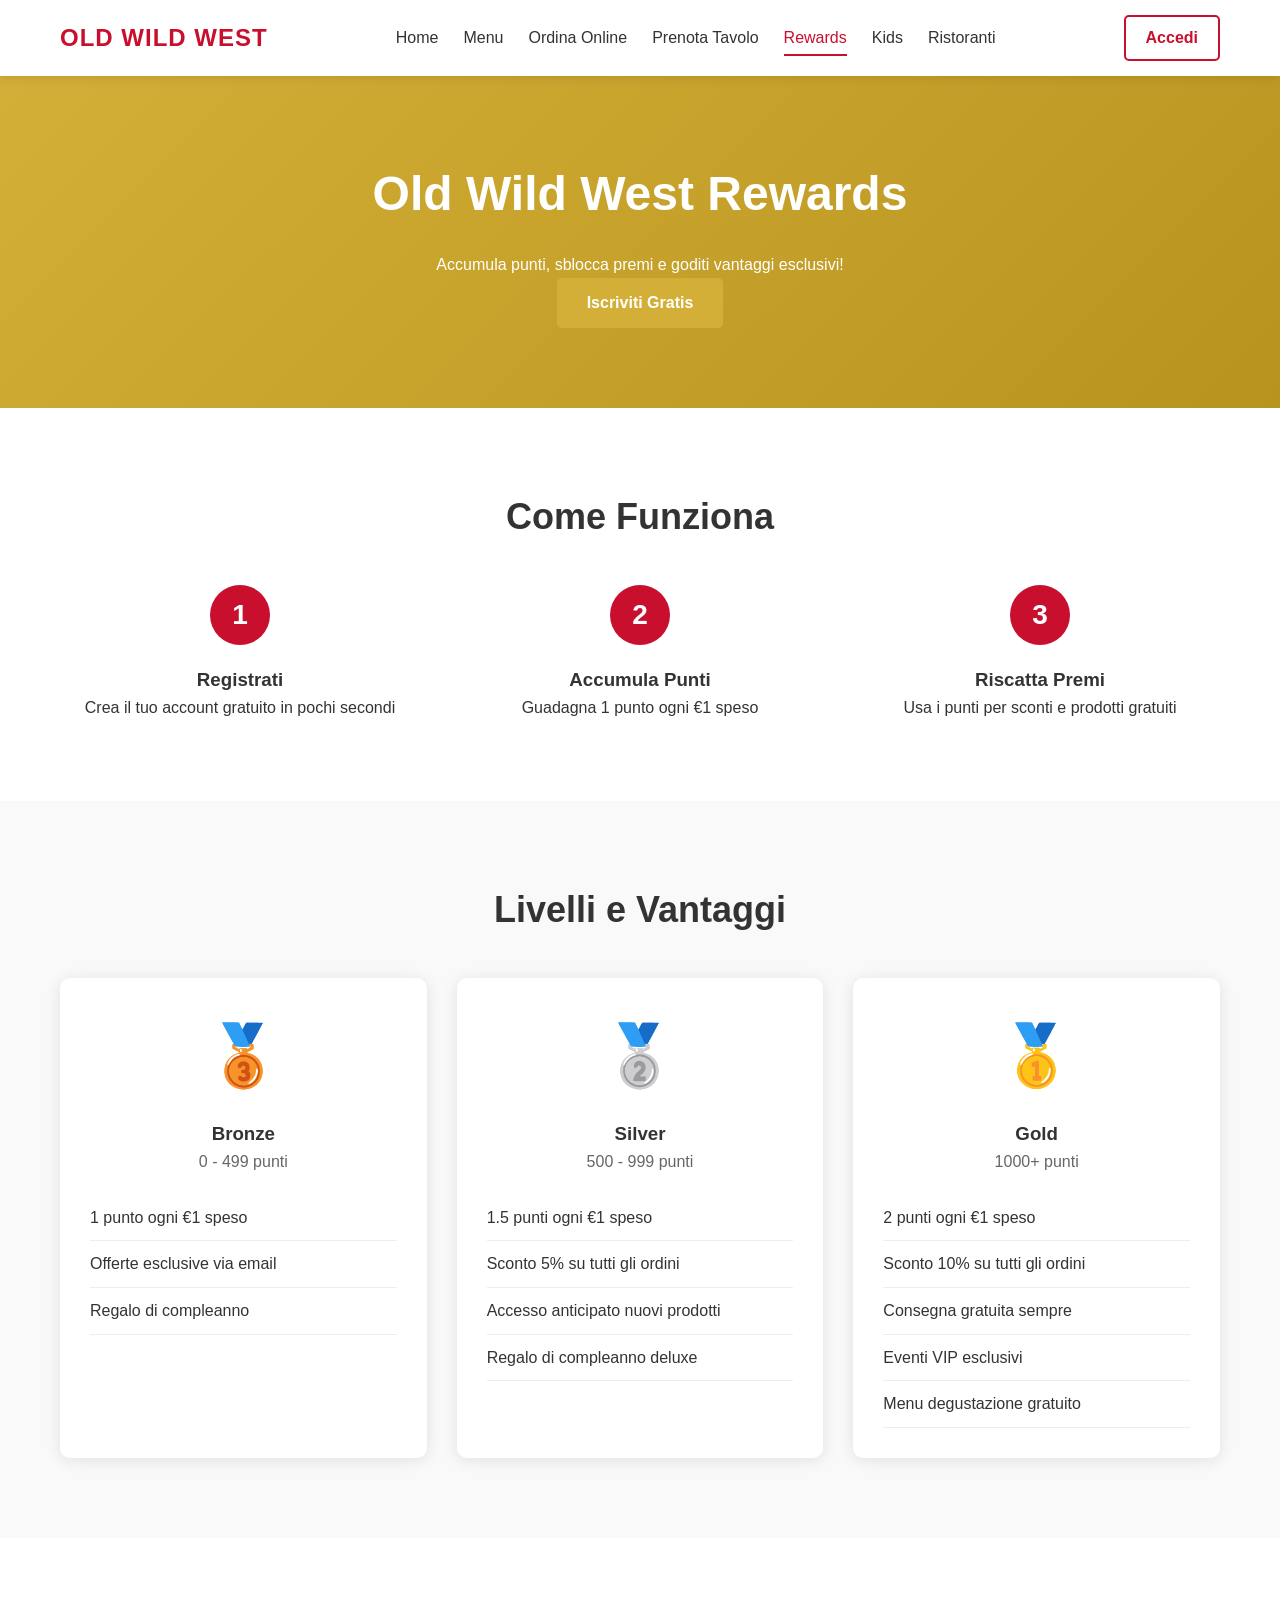
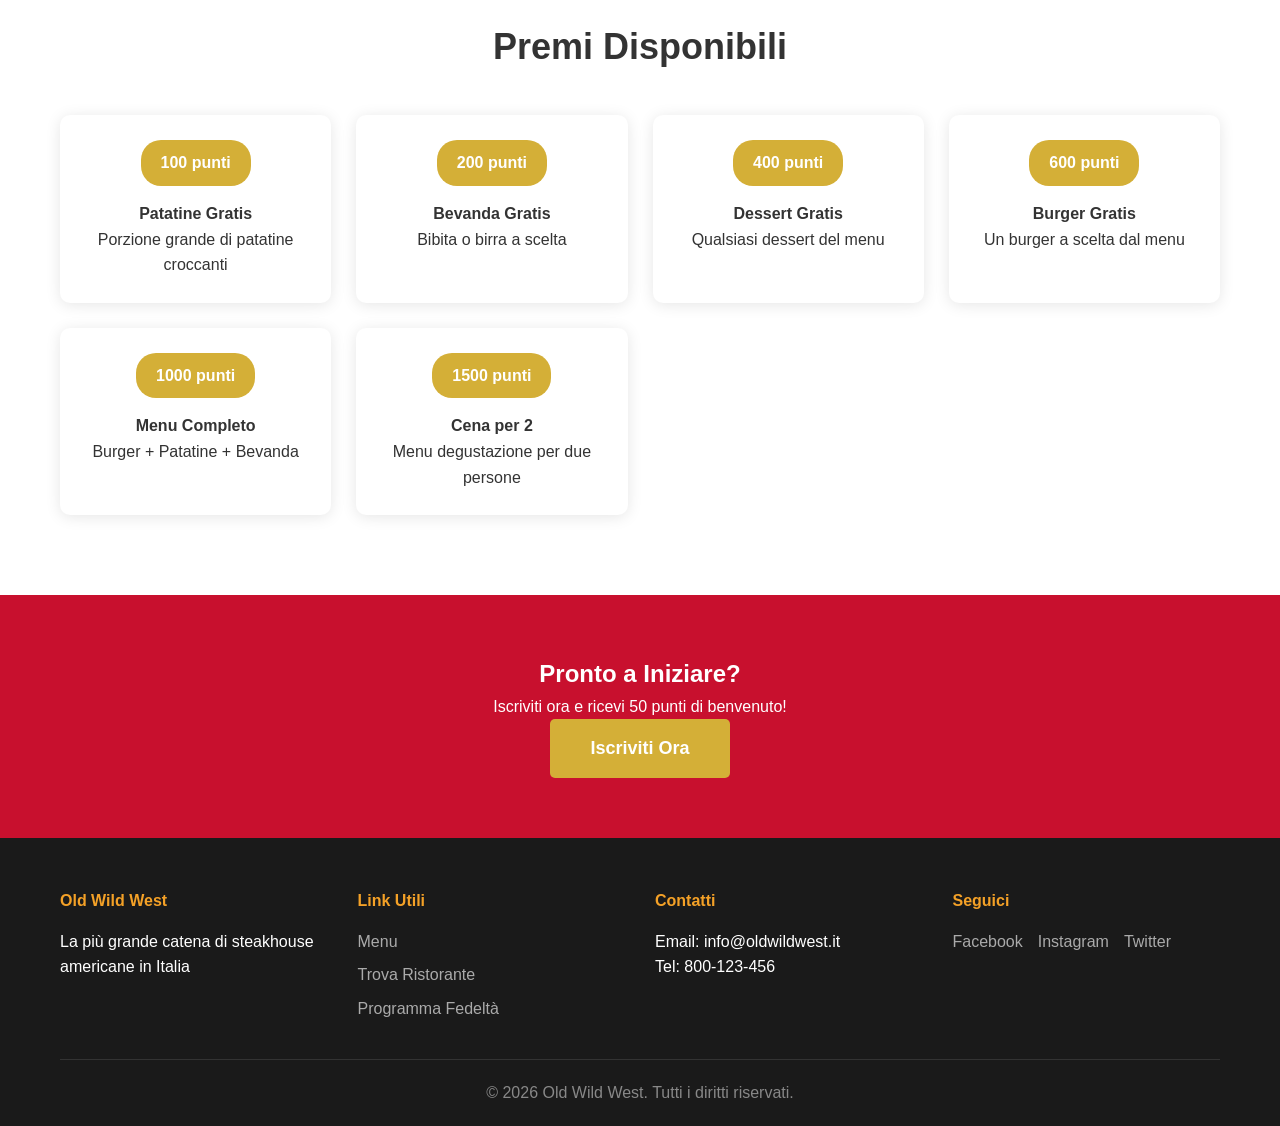
<file: rewards.html>
<!DOCTYPE html>
<html lang="it">
<head>
    <meta charset="UTF-8">
    <meta name="viewport" content="width=device-width, initial-scale=1.0">
    <title>Rewards - Old Wild West</title>
    <link rel="stylesheet" href="css/style.css">
</head>
<body>
    <header class="navbar">
        <div class="container">
            <div class="logo">
                <h1>OLD WILD WEST</h1>
            </div>
            <nav class="nav-menu">
                <a href="index.html" class="nav-link">Home</a>
                <a href="menu.html" class="nav-link">Menu</a>
                <a href="ordina.html" class="nav-link">Ordina Online</a>
                <a href="prenota.html" class="nav-link">Prenota Tavolo</a>
                <a href="rewards.html" class="nav-link active">Rewards</a>
                <a href="kids.html" class="nav-link">Kids</a>
                <a href="ristoranti.html" class="nav-link">Ristoranti</a>
            </nav>
            <div class="nav-actions">
                <a href="login.html" class="btn-login">Accedi</a>
            </div>
        </div>
    </header>

    <section class="rewards-hero">
        <div class="container">
            <h1>Old Wild West Rewards</h1>
            <p>Accumula punti, sblocca premi e goditi vantaggi esclusivi!</p>
            <a href="login.html" class="btn btn-gold">Iscriviti Gratis</a>
        </div>
    </section>

    <section class="how-it-works">
        <div class="container">
            <h2 class="section-title">Come Funziona</h2>
            <div class="steps-grid">
                <div class="step-card">
                    <div class="step-number">1</div>
                    <h3>Registrati</h3>
                    <p>Crea il tuo account gratuito in pochi secondi</p>
                </div>
                <div class="step-card">
                    <div class="step-number">2</div>
                    <h3>Accumula Punti</h3>
                    <p>Guadagna 1 punto ogni €1 speso</p>
                </div>
                <div class="step-card">
                    <div class="step-number">3</div>
                    <h3>Riscatta Premi</h3>
                    <p>Usa i punti per sconti e prodotti gratuiti</p>
                </div>
            </div>
        </div>
    </section>

    <section class="rewards-levels">
        <div class="container">
            <h2 class="section-title">Livelli e Vantaggi</h2>
            <div class="levels-grid">
                <div class="level-card bronze">
                    <div class="level-badge">🥉</div>
                    <h3>Bronze</h3>
                    <p class="level-requirement">0 - 499 punti</p>
                    <ul>
                        <li>1 punto ogni €1 speso</li>
                        <li>Offerte esclusive via email</li>
                        <li>Regalo di compleanno</li>
                    </ul>
                </div>
                <div class="level-card silver">
                    <div class="level-badge">🥈</div>
                    <h3>Silver</h3>
                    <p class="level-requirement">500 - 999 punti</p>
                    <ul>
                        <li>1.5 punti ogni €1 speso</li>
                        <li>Sconto 5% su tutti gli ordini</li>
                        <li>Accesso anticipato nuovi prodotti</li>
                        <li>Regalo di compleanno deluxe</li>
                    </ul>
                </div>
                <div class="level-card gold">
                    <div class="level-badge">🥇</div>
                    <h3>Gold</h3>
                    <p class="level-requirement">1000+ punti</p>
                    <ul>
                        <li>2 punti ogni €1 speso</li>
                        <li>Sconto 10% su tutti gli ordini</li>
                        <li>Consegna gratuita sempre</li>
                        <li>Eventi VIP esclusivi</li>
                        <li>Menu degustazione gratuito</li>
                    </ul>
                </div>
            </div>
        </div>
    </section>

    <section class="rewards-prizes">
        <div class="container">
            <h2 class="section-title">Premi Disponibili</h2>
            <div class="prizes-grid">
                <div class="prize-card">
                    <div class="prize-points">100 punti</div>
                    <h4>Patatine Gratis</h4>
                    <p>Porzione grande di patatine croccanti</p>
                </div>
                <div class="prize-card">
                    <div class="prize-points">200 punti</div>
                    <h4>Bevanda Gratis</h4>
                    <p>Bibita o birra a scelta</p>
                </div>
                <div class="prize-card">
                    <div class="prize-points">400 punti</div>
                    <h4>Dessert Gratis</h4>
                    <p>Qualsiasi dessert del menu</p>
                </div>
                <div class="prize-card">
                    <div class="prize-points">600 punti</div>
                    <h4>Burger Gratis</h4>
                    <p>Un burger a scelta dal menu</p>
                </div>
                <div class="prize-card">
                    <div class="prize-points">1000 punti</div>
                    <h4>Menu Completo</h4>
                    <p>Burger + Patatine + Bevanda</p>
                </div>
                <div class="prize-card">
                    <div class="prize-points">1500 punti</div>
                    <h4>Cena per 2</h4>
                    <p>Menu degustazione per due persone</p>
                </div>
            </div>
        </div>
    </section>

    <section class="rewards-cta">
        <div class="container">
            <h2>Pronto a Iniziare?</h2>
            <p>Iscriviti ora e ricevi 50 punti di benvenuto!</p>
            <a href="login.html" class="btn btn-gold btn-large">Iscriviti Ora</a>
        </div>
    </section>

    <footer class="footer">
        <div class="container">
            <div class="footer-grid">
                <div class="footer-col">
                    <h4>Old Wild West</h4>
                    <p>La più grande catena di steakhouse americane in Italia</p>
                </div>
                <div class="footer-col">
                    <h4>Link Utili</h4>
                    <a href="menu.html">Menu</a>
                    <a href="ristoranti.html">Trova Ristorante</a>
                    <a href="rewards.html">Programma Fedeltà</a>
                </div>
                <div class="footer-col">
                    <h4>Contatti</h4>
                    <p>Email: info@oldwildwest.it</p>
                    <p>Tel: 800-123-456</p>
                </div>
                <div class="footer-col">
                    <h4>Seguici</h4>
                    <div class="social-links">
                        <a href="#">Facebook</a>
                        <a href="#">Instagram</a>
                        <a href="#">Twitter</a>
                    </div>
                </div>
            </div>
            <div class="footer-bottom">
                <p>&copy; 2026 Old Wild West. Tutti i diritti riservati.</p>
            </div>
        </div>
    </footer>

    <script src="js/main.js"></script>
    <script src="js/cart.js"></script>
    <script src="js/animations.js"></script>
</body>
</html>
</file>
<file: css/style.css>
* {
    margin: 0;
    padding: 0;
    box-sizing: border-box;
}

:root {
    --primary-color: #c8102e;
    --secondary-color: #f4a127;
    --dark-bg: #1a1a1a;
    --light-bg: #ffffff;
    --text-dark: #333;
    --text-light: #666;
    --border-color: #ddd;
    --gold-color: #d4af37;
}

body {
    font-family: 'Segoe UI', Tahoma, Geneva, Verdana, sans-serif;
    line-height: 1.6;
    color: var(--text-dark);
    background: var(--light-bg);
}

.container {
    max-width: 1200px;
    margin: 0 auto;
    padding: 0 20px;
}

.navbar {
    background: var(--light-bg);
    box-shadow: 0 2px 10px rgba(0,0,0,0.1);
    position: sticky;
    top: 0;
    z-index: 1000;
    padding: 15px 0;
}

.navbar .container {
    display: flex;
    justify-content: space-between;
    align-items: center;
}

.logo h1 {
    color: var(--primary-color);
    font-size: 24px;
    font-weight: 800;
    letter-spacing: 1px;
}

.nav-menu {
    display: flex;
    gap: 25px;
}

.nav-link {
    color: var(--text-dark);
    text-decoration: none;
    font-weight: 500;
    transition: color 0.3s;
    position: relative;
}

.nav-link:hover,
.nav-link.active {
    color: var(--primary-color);
}

.nav-link.active::after {
    content: '';
    position: absolute;
    bottom: -5px;
    left: 0;
    width: 100%;
    height: 2px;
    background: var(--primary-color);
}

.nav-actions {
    display: flex;
    align-items: center;
    gap: 15px;
}

.btn-login {
    color: var(--primary-color);
    text-decoration: none;
    font-weight: 600;
    padding: 8px 20px;
    border: 2px solid var(--primary-color);
    border-radius: 5px;
    transition: all 0.3s;
}

.btn-login:hover {
    background: var(--primary-color);
    color: white;
}

.cart-icon {
    position: relative;
    cursor: pointer;
    font-size: 20px;
    padding: 8px 15px;
    border-radius: 5px;
    transition: background 0.3s;
}

.cart-icon:hover {
    background: #f5f5f5;
}

#cart-count {
    position: absolute;
    top: 0;
    right: 5px;
    background: var(--primary-color);
    color: white;
    border-radius: 50%;
    width: 20px;
    height: 20px;
    display: flex;
    align-items: center;
    justify-content: center;
    font-size: 12px;
    font-weight: bold;
}

.hero {
    background: linear-gradient(135deg, #c8102e 0%, #8b0e1f 100%);
    color: white;
    padding: 100px 0;
    text-align: center;
    position: relative;
    overflow: hidden;
}

.hero::before {
    content: '';
    position: absolute;
    top: 0;
    left: 0;
    right: 0;
    bottom: 0;
    background: url('data:image/svg+xml,<svg xmlns="http://www.w3.org/2000/svg" viewBox="0 0 100 100"><circle cx="50" cy="50" r="40" fill="rgba(255,255,255,0.05)"/></svg>');
    background-size: 200px;
    animation: heroPattern 20s linear infinite;
}

@keyframes heroPattern {
    0% { background-position: 0 0; }
    100% { background-position: 200px 200px; }
}

.hero-content {
    position: relative;
    z-index: 1;
}

.hero-title {
    font-size: 48px;
    margin-bottom: 20px;
    animation: fadeInUp 0.8s ease-out;
}

.hero-subtitle {
    font-size: 20px;
    margin-bottom: 30px;
    opacity: 0.9;
    animation: fadeInUp 0.8s ease-out 0.2s backwards;
}

.hero-buttons {
    display: flex;
    gap: 20px;
    justify-content: center;
    animation: fadeInUp 0.8s ease-out 0.4s backwards;
}

@keyframes fadeInUp {
    from {
        opacity: 0;
        transform: translateY(30px);
    }
    to {
        opacity: 1;
        transform: translateY(0);
    }
}

.btn {
    display: inline-block;
    padding: 12px 30px;
    text-decoration: none;
    border-radius: 5px;
    font-weight: 600;
    transition: all 0.3s;
    border: none;
    cursor: pointer;
    font-size: 16px;
}

.btn-primary {
    background: var(--primary-color);
    color: white;
}

.btn-primary:hover {
    background: #a00d26;
    transform: translateY(-2px);
    box-shadow: 0 5px 15px rgba(200,16,46,0.3);
}

.btn-secondary {
    background: transparent;
    color: white;
    border: 2px solid white;
}

.btn-secondary:hover {
    background: white;
    color: var(--primary-color);
}

.btn-gold {
    background: var(--gold-color);
    color: white;
}

.btn-gold:hover {
    background: #b8941f;
}

.btn-block {
    width: 100%;
    text-align: center;
}

.btn-large {
    padding: 15px 40px;
    font-size: 18px;
}

.btn-sm {
    padding: 6px 15px;
    font-size: 14px;
}

.section-title {
    text-align: center;
    font-size: 36px;
    margin-bottom: 40px;
    color: var(--text-dark);
}

.menu-preview {
    padding: 80px 0;
    background: #f9f9f9;
}

.menu-grid {
    display: grid;
    grid-template-columns: repeat(auto-fit, minmax(250px, 1fr));
    gap: 30px;
}

.menu-card {
    background: white;
    border-radius: 10px;
    padding: 20px;
    text-align: center;
    transition: all 0.3s;
    box-shadow: 0 2px 10px rgba(0,0,0,0.1);
}

.menu-card:hover {
    transform: translateY(-10px);
    box-shadow: 0 10px 30px rgba(0,0,0,0.15);
}

.menu-card-img {
    width: 100%;
    height: 200px;
    background: linear-gradient(135deg, #f5f5f5, #e0e0e0);
    border-radius: 8px;
    margin-bottom: 15px;
}

.menu-card h3 {
    font-size: 24px;
    margin-bottom: 10px;
    color: var(--primary-color);
}

.menu-card p {
    color: var(--text-light);
    margin-bottom: 15px;
}

.btn-link {
    color: var(--primary-color);
    text-decoration: none;
    font-weight: 600;
}

.rewards-banner {
    background: linear-gradient(135deg, var(--gold-color), #b8941f);
    color: white;
    padding: 60px 0;
    text-align: center;
}

.rewards-content h2 {
    font-size: 36px;
    margin-bottom: 15px;
}

.rewards-content p {
    font-size: 18px;
    margin-bottom: 25px;
}

.cta-section {
    padding: 80px 0;
}

.cta-grid {
    display: grid;
    grid-template-columns: repeat(auto-fit, minmax(300px, 1fr));
    gap: 30px;
}

.cta-card {
    text-align: center;
    padding: 40px 20px;
    background: white;
    border-radius: 10px;
    box-shadow: 0 2px 15px rgba(0,0,0,0.1);
    transition: all 0.3s;
}

.cta-card:hover {
    transform: scale(1.05);
}

.cta-icon {
    font-size: 60px;
    margin-bottom: 20px;
}

.cta-card h3 {
    font-size: 24px;
    margin-bottom: 15px;
}

.footer {
    background: var(--dark-bg);
    color: white;
    padding: 50px 0 20px;
}

.footer-grid {
    display: grid;
    grid-template-columns: repeat(auto-fit, minmax(200px, 1fr));
    gap: 30px;
    margin-bottom: 30px;
}

.footer-col h4 {
    margin-bottom: 15px;
    color: var(--secondary-color);
}

.footer-col a {
    color: #aaa;
    text-decoration: none;
    display: block;
    margin-bottom: 8px;
    transition: color 0.3s;
}

.footer-col a:hover {
    color: var(--secondary-color);
}

.social-links {
    display: flex;
    gap: 15px;
}

.footer-bottom {
    text-align: center;
    padding-top: 20px;
    border-top: 1px solid #333;
    color: #888;
}

.page-header {
    background: linear-gradient(135deg, var(--primary-color), #8b0e1f);
    color: white;
    padding: 60px 0;
    text-align: center;
}

.page-header h1 {
    font-size: 42px;
    margin-bottom: 10px;
}

.menu-categories {
    background: white;
    padding: 20px 0;
    box-shadow: 0 2px 10px rgba(0,0,0,0.1);
    position: sticky;
    top: 70px;
    z-index: 100;
}

.category-nav {
    display: flex;
    gap: 20px;
    justify-content: center;
    flex-wrap: wrap;
}

.category-btn {
    padding: 10px 20px;
    background: #f5f5f5;
    color: var(--text-dark);
    text-decoration: none;
    border-radius: 20px;
    transition: all 0.3s;
    font-weight: 500;
}

.category-btn:hover {
    background: var(--primary-color);
    color: white;
}

.menu-section {
    padding: 60px 0;
}

.menu-section-title {
    font-size: 32px;
    margin-bottom: 30px;
    color: var(--primary-color);
}

.menu-items-grid {
    display: grid;
    grid-template-columns: repeat(auto-fill, minmax(280px, 1fr));
    gap: 25px;
    align-items: stretch;
}

.menu-item {
    background: white;
    border-radius: 10px;
    overflow: hidden;
    box-shadow: 0 2px 15px rgba(0,0,0,0.1);
    transition: all 0.3s;
    display: flex;
    flex-direction: column;
}

.menu-item:hover {
    transform: translateY(-5px);
    box-shadow: 0 5px 25px rgba(0,0,0,0.15);
}

.menu-item-img-wrap {
    flex-shrink: 0;
    width: 100%;
    overflow: hidden;
}

.menu-item-img-wrap img {
    width: 100%;
    height: 100%;
    display: block;
    image-rendering: -webkit-optimize-contrast;
    image-rendering: crisp-edges;
}

.menu-item--drink {
    border: 1px solid #f0f0f0;
}

.menu-item--drink .menu-item-img-wrap {
    background: #f8f8f8;
    padding: 10px;
    border-bottom: 1px solid #f0f0f0;
}

.menu-item--drink .menu-item-img-wrap img {
    object-fit: contain;
}

.menu-item-content {
    padding: 20px;
    flex: 1;
    display: flex;
    flex-direction: column;
}

.menu-item-name {
    font-size: 20px;
    font-weight: 600;
    margin-bottom: 8px;
    color: var(--text-dark);
}

.menu-item-desc {
    color: var(--text-light);
    font-size: 14px;
    margin-bottom: 15px;
    flex: 1;
}

.menu-item-footer {
    display: flex;
    justify-content: space-between;
    align-items: center;
    margin-top: auto;
}

.menu-item-price {
    font-size: 22px;
    font-weight: 700;
    color: var(--primary-color);
}

.order-layout {
    display: grid;
    grid-template-columns: 2fr 1fr;
    gap: 30px;
    padding: 40px 0;
}

.order-search input {
    width: 100%;
    padding: 15px;
    border: 2px solid var(--border-color);
    border-radius: 8px;
    font-size: 16px;
    margin-bottom: 20px;
}

.order-categories {
    display: flex;
    gap: 10px;
    flex-wrap: wrap;
    margin-bottom: 30px;
}

.cat-btn {
    padding: 8px 20px;
    background: white;
    border: 2px solid var(--border-color);
    border-radius: 20px;
    cursor: pointer;
    transition: all 0.3s;
}

.cat-btn:hover,
.cat-btn.active {
    background: var(--primary-color);
    color: white;
    border-color: var(--primary-color);
}

.order-items-grid {
    display: grid;
    gap: 20px;
}

.order-cart {
    position: sticky;
    top: 120px;
    height: fit-content;
}

.cart-box {
    background: white;
    border-radius: 10px;
    padding: 20px;
    box-shadow: 0 2px 15px rgba(0,0,0,0.1);
}

.cart-box h3 {
    margin-bottom: 20px;
    padding-bottom: 15px;
    border-bottom: 2px solid var(--border-color);
}

.order-cart-list {
    max-height: 400px;
    overflow-y: auto;
    margin-bottom: 20px;
}

.cart-item {
    display: flex;
    justify-content: space-between;
    align-items: center;
    padding: 15px 0;
    border-bottom: 1px solid #eee;
}

.cart-item-info {
    flex: 1;
}

.cart-item-name {
    font-weight: 600;
    margin-bottom: 5px;
}

.cart-item-controls {
    display: flex;
    align-items: center;
    gap: 10px;
}

.qty-btn {
    width: 30px;
    height: 30px;
    border: 1px solid var(--border-color);
    background: white;
    cursor: pointer;
    border-radius: 5px;
    font-weight: 600;
}

.qty-btn:hover {
    background: var(--primary-color);
    color: white;
    border-color: var(--primary-color);
}

.cart-summary {
    border-top: 2px solid var(--border-color);
    padding-top: 15px;
    margin-bottom: 20px;
}

.summary-row {
    display: flex;
    justify-content: space-between;
    margin-bottom: 10px;
}

.total-row {
    font-size: 20px;
    font-weight: 700;
    color: var(--primary-color);
    padding-top: 10px;
    border-top: 2px solid var(--border-color);
}

.modal {
    display: none;
    position: fixed;
    top: 0;
    left: 0;
    width: 100%;
    height: 100%;
    background: rgba(0,0,0,0.7);
    z-index: 2000;
    align-items: center;
    justify-content: center;
}

.modal.active {
    display: flex;
}

.modal-content {
    background: white;
    padding: 40px;
    border-radius: 10px;
    max-width: 500px;
    width: 90%;
    max-height: 90vh;
    overflow-y: auto;
    position: relative;
}

.close-modal {
    position: absolute;
    top: 15px;
    right: 20px;
    font-size: 30px;
    cursor: pointer;
    color: var(--text-light);
}

.close-modal:hover {
    color: var(--primary-color);
}

.form-group {
    margin-bottom: 20px;
}

.form-group label {
    display: block;
    margin-bottom: 8px;
    font-weight: 500;
}

.form-group input,
.form-group select,
.form-group textarea {
    width: 100%;
    padding: 12px;
    border: 2px solid var(--border-color);
    border-radius: 5px;
    font-size: 14px;
}

.form-row {
    display: grid;
    grid-template-columns: 1fr 1fr;
    gap: 15px;
}

.booking-container {
    display: grid;
    grid-template-columns: 2fr 1fr;
    gap: 40px;
    padding: 40px 0;
}

.booking-form-wrapper {
    background: white;
    padding: 30px;
    border-radius: 10px;
    box-shadow: 0 2px 15px rgba(0,0,0,0.1);
}

.booking-info {
    display: flex;
    flex-direction: column;
    gap: 20px;
}

.info-card {
    background: white;
    padding: 25px;
    border-radius: 10px;
    box-shadow: 0 2px 15px rgba(0,0,0,0.1);
}

.info-card h3 {
    margin-bottom: 15px;
    color: var(--primary-color);
}

.info-card ul {
    list-style: none;
}

.info-card ul li {
    padding: 8px 0;
    border-bottom: 1px solid #eee;
}

.success-icon {
    width: 80px;
    height: 80px;
    background: #4caf50;
    color: white;
    border-radius: 50%;
    display: flex;
    align-items: center;
    justify-content: center;
    font-size: 50px;
    margin: 0 auto 20px;
}

.rewards-hero {
    background: linear-gradient(135deg, var(--gold-color), #b8941f);
    color: white;
    padding: 80px 0;
    text-align: center;
}

.rewards-hero h1 {
    font-size: 48px;
    margin-bottom: 20px;
}

.how-it-works {
    padding: 80px 0;
}

.steps-grid {
    display: grid;
    grid-template-columns: repeat(auto-fit, minmax(250px, 1fr));
    gap: 40px;
}

.step-card {
    text-align: center;
}

.step-number {
    width: 60px;
    height: 60px;
    background: var(--primary-color);
    color: white;
    border-radius: 50%;
    display: flex;
    align-items: center;
    justify-content: center;
    font-size: 28px;
    font-weight: 700;
    margin: 0 auto 20px;
}

.rewards-levels {
    padding: 80px 0;
    background: #f9f9f9;
}

.levels-grid {
    display: grid;
    grid-template-columns: repeat(auto-fit, minmax(280px, 1fr));
    gap: 30px;
}

.level-card {
    background: white;
    padding: 30px;
    border-radius: 10px;
    text-align: center;
    box-shadow: 0 2px 15px rgba(0,0,0,0.1);
    transition: all 0.3s;
}

.level-card:hover {
    transform: translateY(-10px);
}

.level-badge {
    font-size: 60px;
    margin-bottom: 15px;
}

.level-requirement {
    color: var(--text-light);
    margin-bottom: 20px;
}

.level-card ul {
    text-align: left;
    list-style: none;
}

.level-card ul li {
    padding: 10px 0;
    border-bottom: 1px solid #eee;
}

.rewards-prizes {
    padding: 80px 0;
}

.prizes-grid {
    display: grid;
    grid-template-columns: repeat(auto-fit, minmax(250px, 1fr));
    gap: 25px;
}

.prize-card {
    background: white;
    padding: 25px;
    border-radius: 10px;
    text-align: center;
    box-shadow: 0 2px 15px rgba(0,0,0,0.1);
    transition: all 0.3s;
}

.prize-card:hover {
    transform: scale(1.05);
}

.prize-points {
    background: var(--gold-color);
    color: white;
    padding: 10px 20px;
    border-radius: 20px;
    display: inline-block;
    margin-bottom: 15px;
    font-weight: 600;
}

.rewards-cta {
    background: var(--primary-color);
    color: white;
    padding: 60px 0;
    text-align: center;
}

.kids-hero {
    background: linear-gradient(135deg, #ff6b6b, #ee5a6f);
    color: white;
    padding: 60px 0;
    text-align: center;
}

.kids-features {
    padding: 60px 0;
}

.features-grid {
    display: grid;
    grid-template-columns: repeat(auto-fit, minmax(200px, 1fr));
    gap: 30px;
}

.feature-card {
    text-align: center;
    padding: 20px;
}

.feature-icon {
    font-size: 50px;
    margin-bottom: 15px;
}

.kids-menu-section {
    padding: 60px 0;
}

.kids-menu-grid {
    display: grid;
    grid-template-columns: repeat(auto-fit, minmax(250px, 1fr));
    gap: 25px;
}

.kids-menu-card {
    background: white;
    border-radius: 10px;
    padding: 20px;
    text-align: center;
    box-shadow: 0 2px 15px rgba(0,0,0,0.1);
    transition: all 0.3s;
}

.kids-menu-card:hover {
    transform: translateY(-5px);
}

.kids-menu-img {
    width: 100%;
    height: 150px;
    background: linear-gradient(135deg, #ffe0e0, #fff0f0);
    border-radius: 8px;
    margin-bottom: 15px;
}

.price {
    font-size: 24px;
    color: var(--primary-color);
    font-weight: 700;
    margin: 15px 0;
}

.kids-extras {
    padding: 60px 0;
    background: #f9f9f9;
}

.extras-grid {
    display: grid;
    grid-template-columns: repeat(auto-fit, minmax(200px, 1fr));
    gap: 20px;
}

.extra-card {
    background: white;
    padding: 20px;
    border-radius: 8px;
    text-align: center;
    box-shadow: 0 2px 10px rgba(0,0,0,0.1);
}

.kids-info {
    padding: 60px 0;
}

.info-boxes {
    display: grid;
    grid-template-columns: repeat(auto-fit, minmax(300px, 1fr));
    gap: 30px;
}

.info-box {
    background: white;
    padding: 30px;
    border-radius: 10px;
    box-shadow: 0 2px 15px rgba(0,0,0,0.1);
}

.info-box h3 {
    margin-bottom: 15px;
    color: var(--primary-color);
}

.restaurants-layout {
    display: grid;
    grid-template-columns: 300px 1fr;
    gap: 30px;
    padding: 40px 0;
}

.regions-sidebar {
    background: white;
    padding: 20px;
    border-radius: 10px;
    box-shadow: 0 2px 15px rgba(0,0,0,0.1);
    height: fit-content;
    position: sticky;
    top: 120px;
}

.regions-list {
    display: flex;
    flex-direction: column;
    gap: 10px;
}

.region-btn {
    padding: 12px 15px;
    background: #f5f5f5;
    border: none;
    border-radius: 5px;
    text-align: left;
    cursor: pointer;
    transition: all 0.3s;
}

.region-btn:hover,
.region-btn.active {
    background: var(--primary-color);
    color: white;
}

.map-container {
    background: white;
    padding: 30px;
    border-radius: 10px;
    box-shadow: 0 2px 15px rgba(0,0,0,0.1);
    margin-bottom: 30px;
}

.italy-map {
    width: 100%;
    height: 400px;
    background: #f9f9f9;
    border-radius: 8px;
    display: flex;
    align-items: center;
    justify-content: center;
}

.restaurants-grid {
    display: grid;
    gap: 20px;
}

.restaurant-card {
    background: white;
    padding: 25px;
    border-radius: 10px;
    box-shadow: 0 2px 15px rgba(0,0,0,0.1);
    transition: all 0.3s;
}

.restaurant-card:hover {
    transform: translateY(-5px);
}

.restaurant-features {
    padding: 60px 0;
    background: #f9f9f9;
}

.feature-item {
    text-align: center;
}

.login-container {
    min-height: calc(100vh - 200px);
    display: flex;
    align-items: center;
    justify-content: center;
    padding: 40px 20px;
    background: linear-gradient(135deg, #f5f5f5, #e0e0e0);
}

.login-box {
    background: white;
    border-radius: 10px;
    box-shadow: 0 5px 30px rgba(0,0,0,0.1);
    max-width: 500px;
    width: 100%;
    overflow: hidden;
}

.tabs {
    display: flex;
}

.tab-btn {
    flex: 1;
    padding: 15px;
    background: #f5f5f5;
    border: none;
    cursor: pointer;
    font-size: 16px;
    font-weight: 600;
    transition: all 0.3s;
}

.tab-btn.active {
    background: white;
    color: var(--primary-color);
}

.tab-content {
    display: none;
    padding: 40px;
}

.tab-content.active {
    display: block;
}

.tab-content h2 {
    margin-bottom: 10px;
}

.tab-content > p {
    color: var(--text-light);
    margin-bottom: 30px;
}

.form-options {
    display: flex;
    justify-content: space-between;
    align-items: center;
    margin-bottom: 20px;
}

.checkbox {
    display: flex;
    align-items: center;
    gap: 8px;
    cursor: pointer;
}

.forgot-link {
    color: var(--primary-color);
    text-decoration: none;
    font-size: 14px;
}

.social-login {
    margin-top: 30px;
    text-align: center;
}

.social-login p {
    color: var(--text-light);
    margin-bottom: 15px;
}

.social-buttons {
    display: flex;
    gap: 10px;
}

.btn-social {
    flex: 1;
    padding: 10px;
    border: none;
    border-radius: 5px;
    cursor: pointer;
    font-weight: 600;
    transition: all 0.3s;
}

.btn-social.facebook {
    background: #3b5998;
    color: white;
}

.btn-social.google {
    background: #db4437;
    color: white;
}

.register-benefits {
    background: #f9f9f9;
    padding: 20px;
    border-radius: 8px;
    margin-top: 20px;
}

.register-benefits h4 {
    margin-bottom: 10px;
}

.register-benefits ul {
    list-style: none;
}

.register-benefits ul li {
    padding: 5px 0;
    color: var(--text-dark);
}

.cart-sidebar {
    position: fixed;
    right: -400px;
    top: 0;
    width: 400px;
    height: 100vh;
    background: white;
    box-shadow: -5px 0 20px rgba(0,0,0,0.1);
    z-index: 2000;
    transition: right 0.3s;
    display: flex;
    flex-direction: column;
}

.cart-sidebar.active {
    right: 0;
}

.cart-header {
    padding: 20px;
    border-bottom: 2px solid var(--border-color);
    display: flex;
    justify-content: space-between;
    align-items: center;
}

.close-cart {
    background: none;
    border: none;
    font-size: 24px;
    cursor: pointer;
}

.cart-items {
    flex: 1;
    overflow-y: auto;
    padding: 20px;
}

.cart-footer {
    padding: 20px;
    border-top: 2px solid var(--border-color);
}

.search-section {
    padding: 30px 0;
}

#location-search {
    width: 100%;
    padding: 15px;
    border: 2px solid var(--border-color);
    border-radius: 8px;
    font-size: 16px;
}

.checkout-total {
    display: flex;
    justify-content: space-between;
    font-size: 20px;
    font-weight: 700;
    color: var(--primary-color);
    padding: 15px 0;
    border-top: 2px solid var(--border-color);
    margin-bottom: 20px;
}

@media (max-width: 768px) {
    .nav-menu {
        display: none;
    }

    .hero-title {
        font-size: 32px;
    }

    .order-layout,
    .booking-container,
    .restaurants-layout {
        grid-template-columns: 1fr;
    }

    .cart-sidebar {
        width: 100%;
        right: -100%;
    }

    .hero-buttons {
        flex-direction: column;
    }
}
</file>
